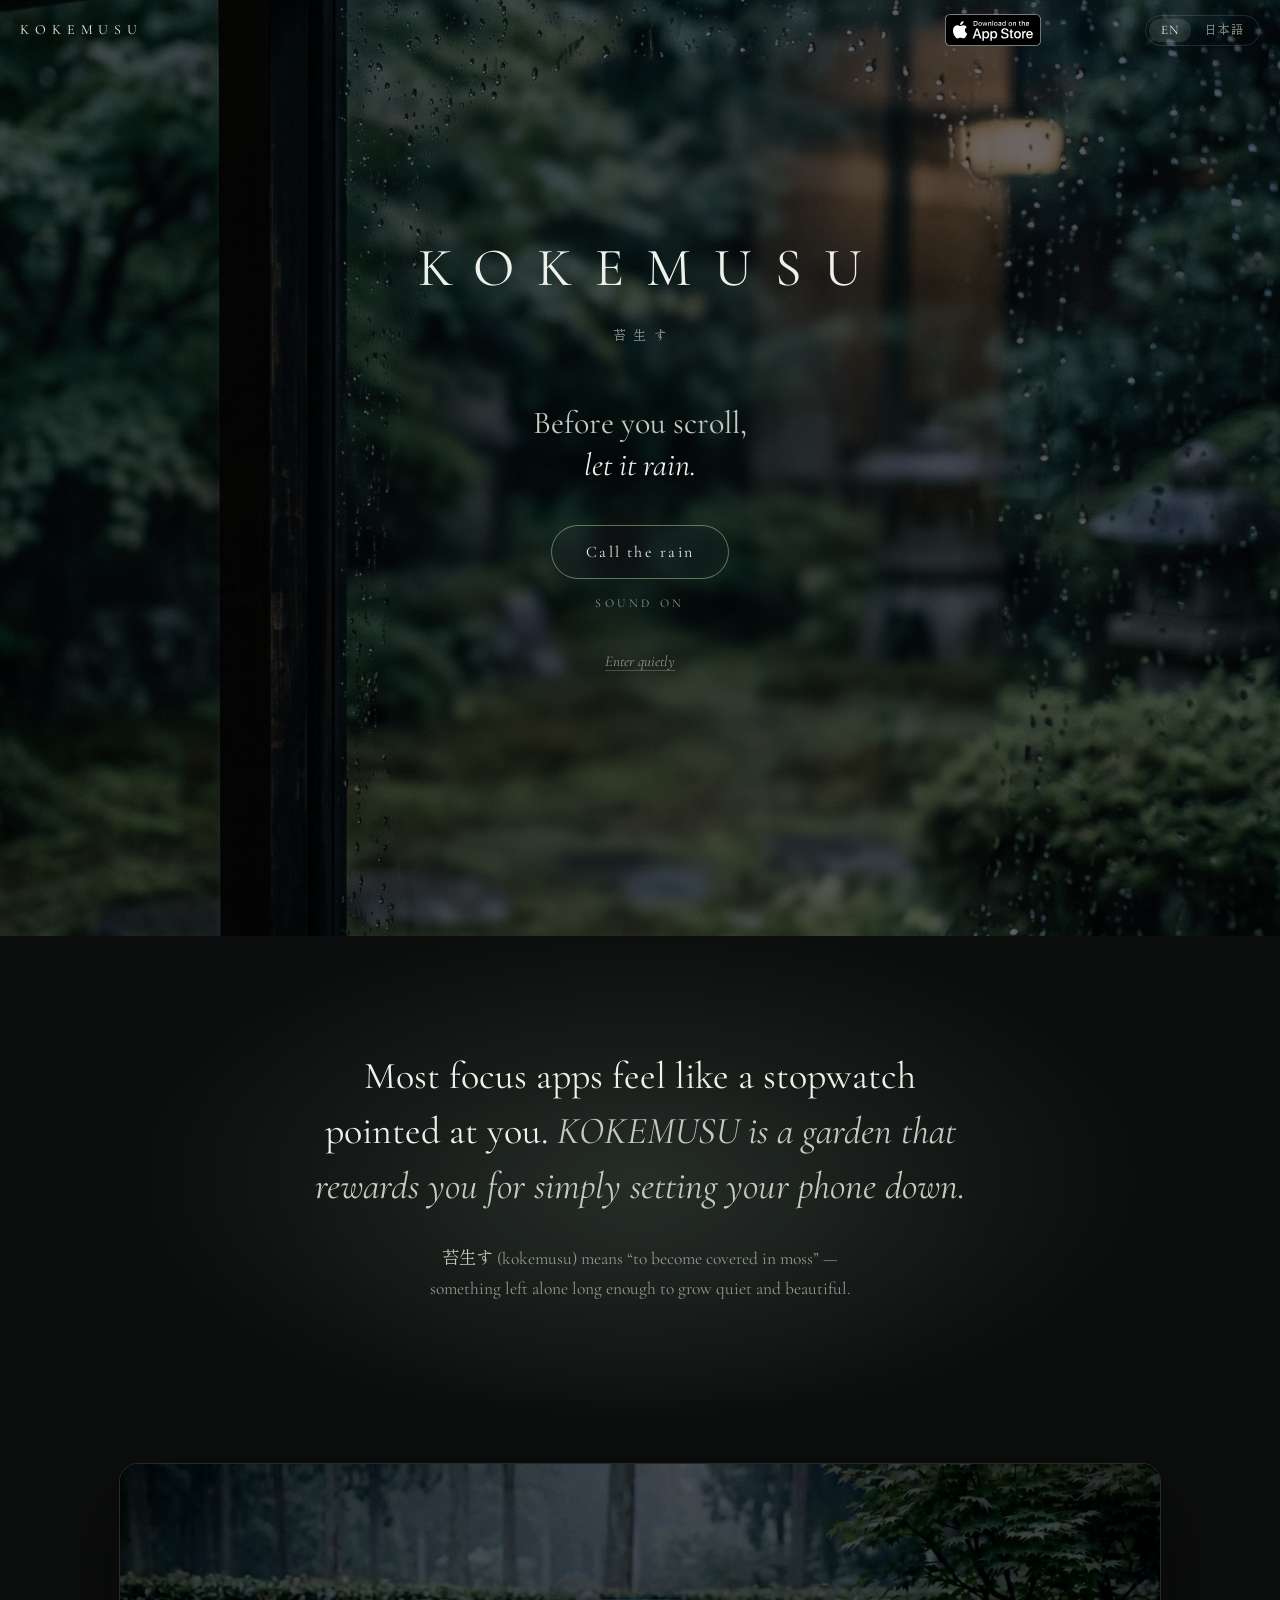
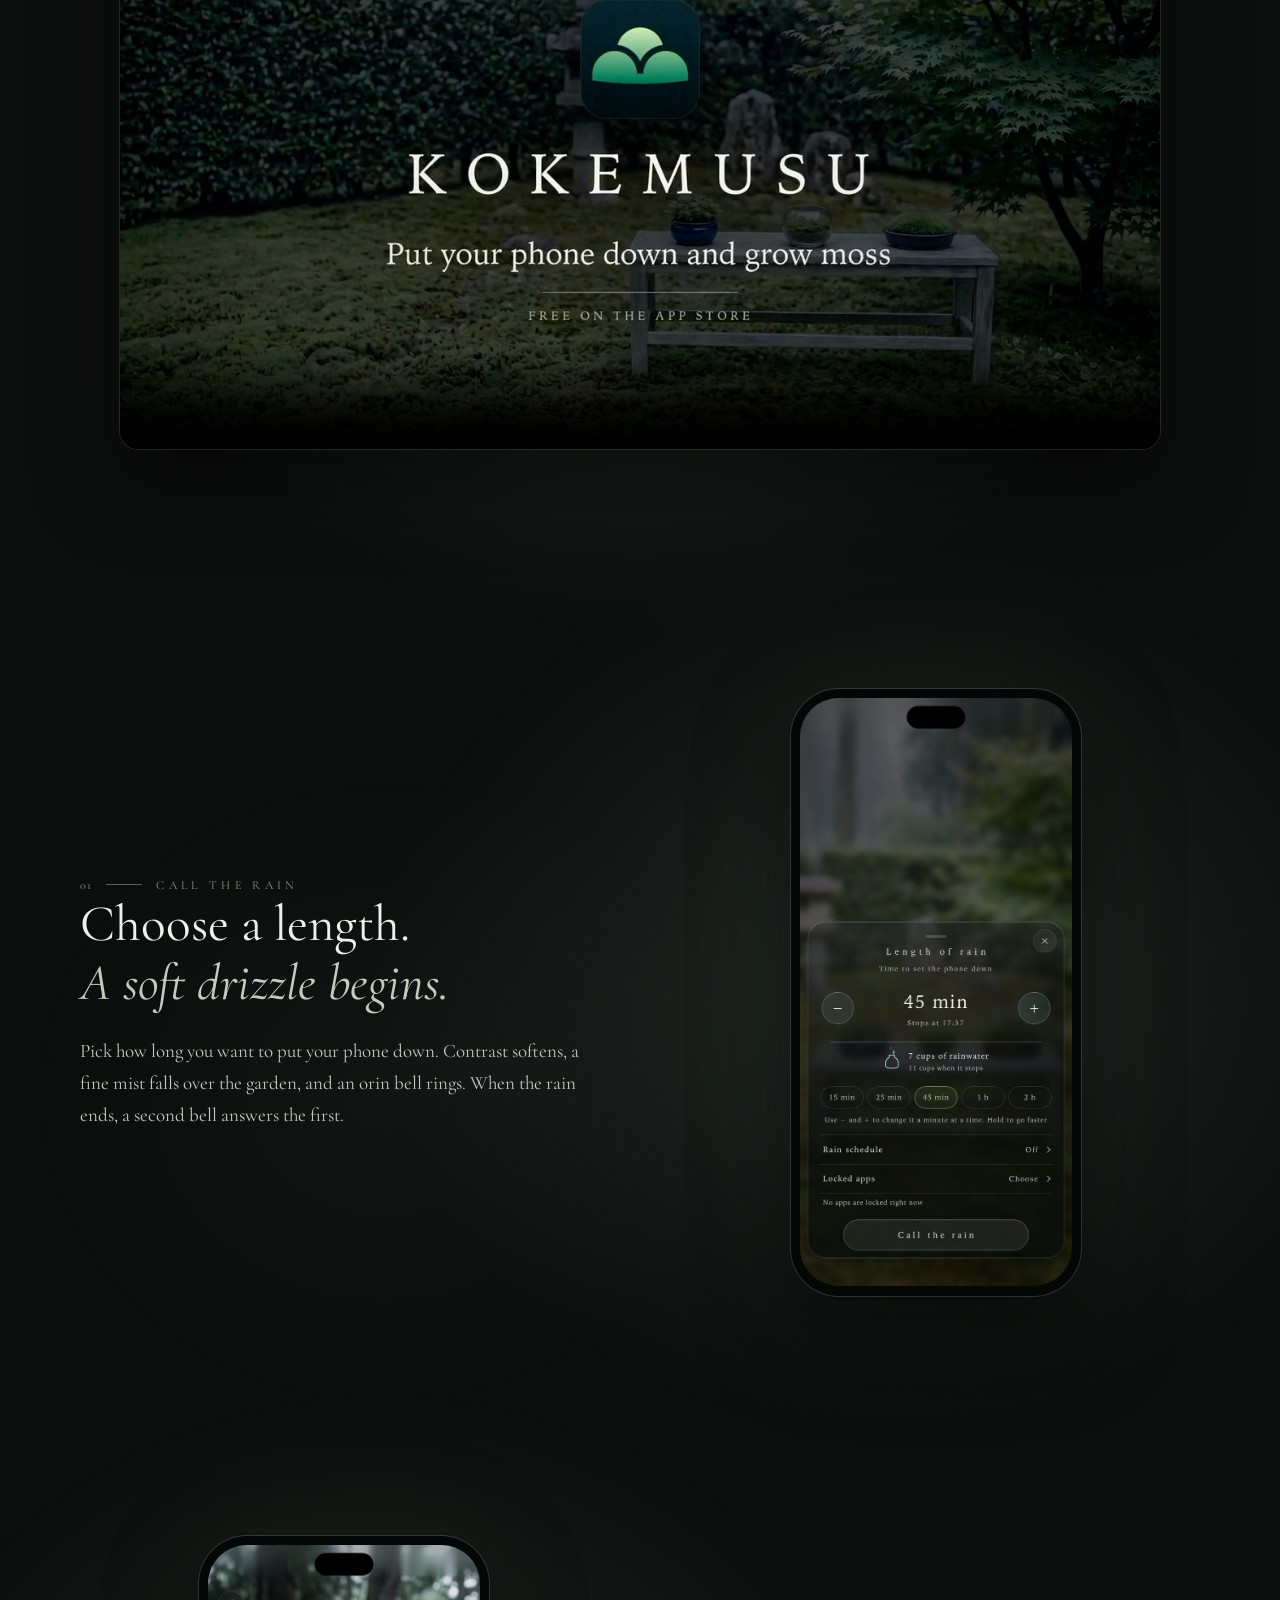
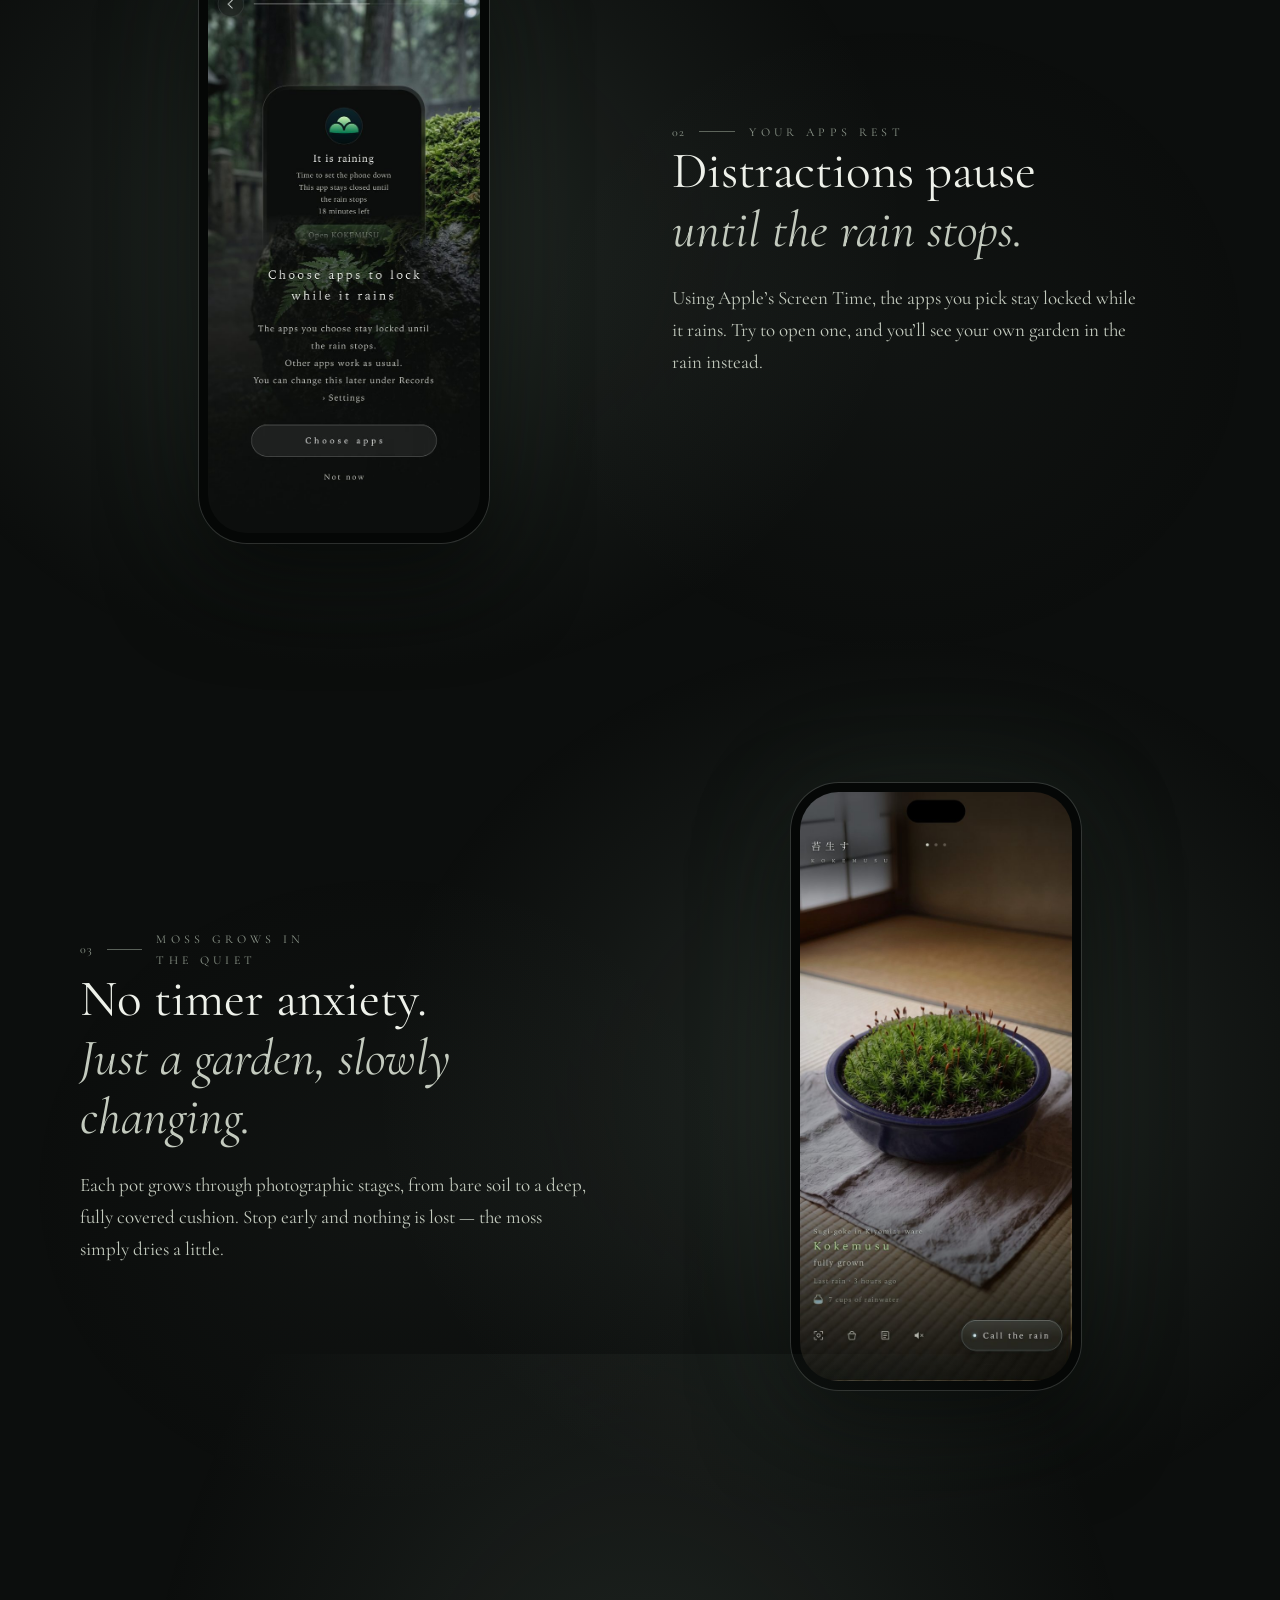
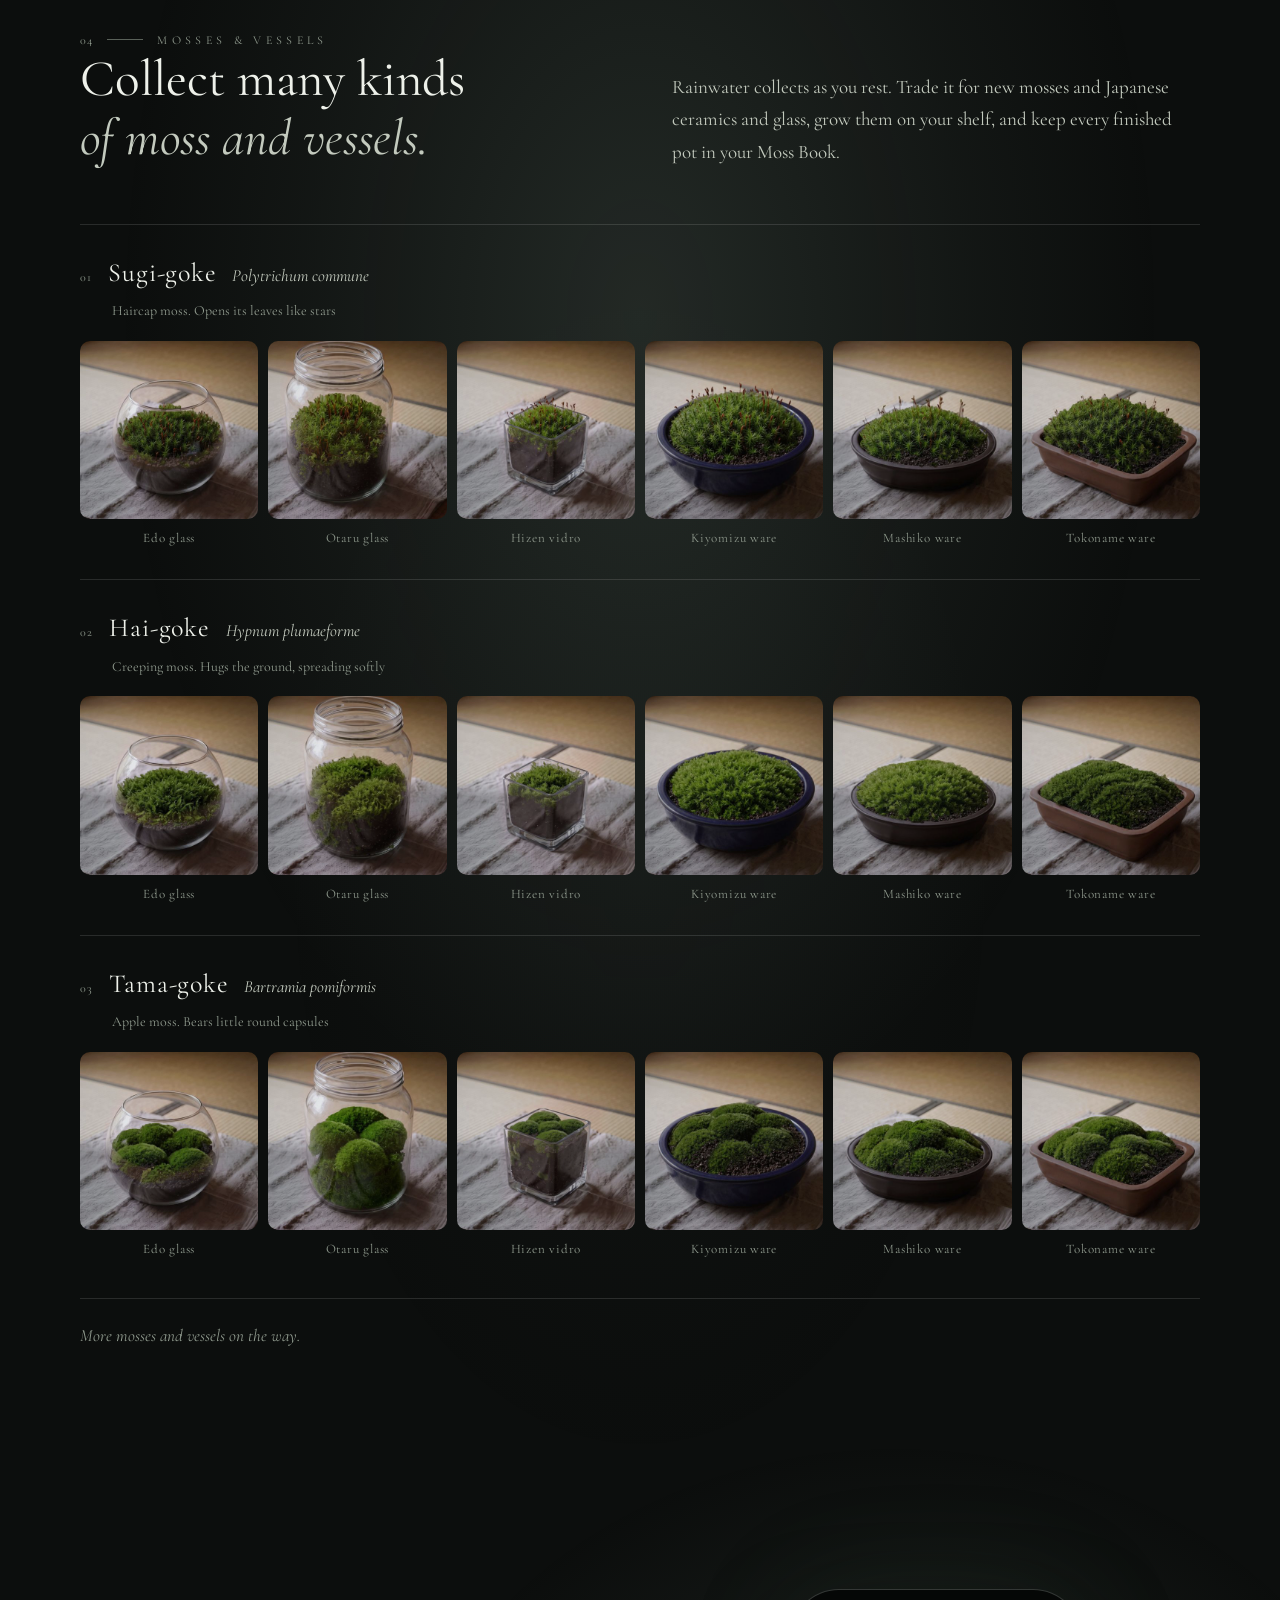
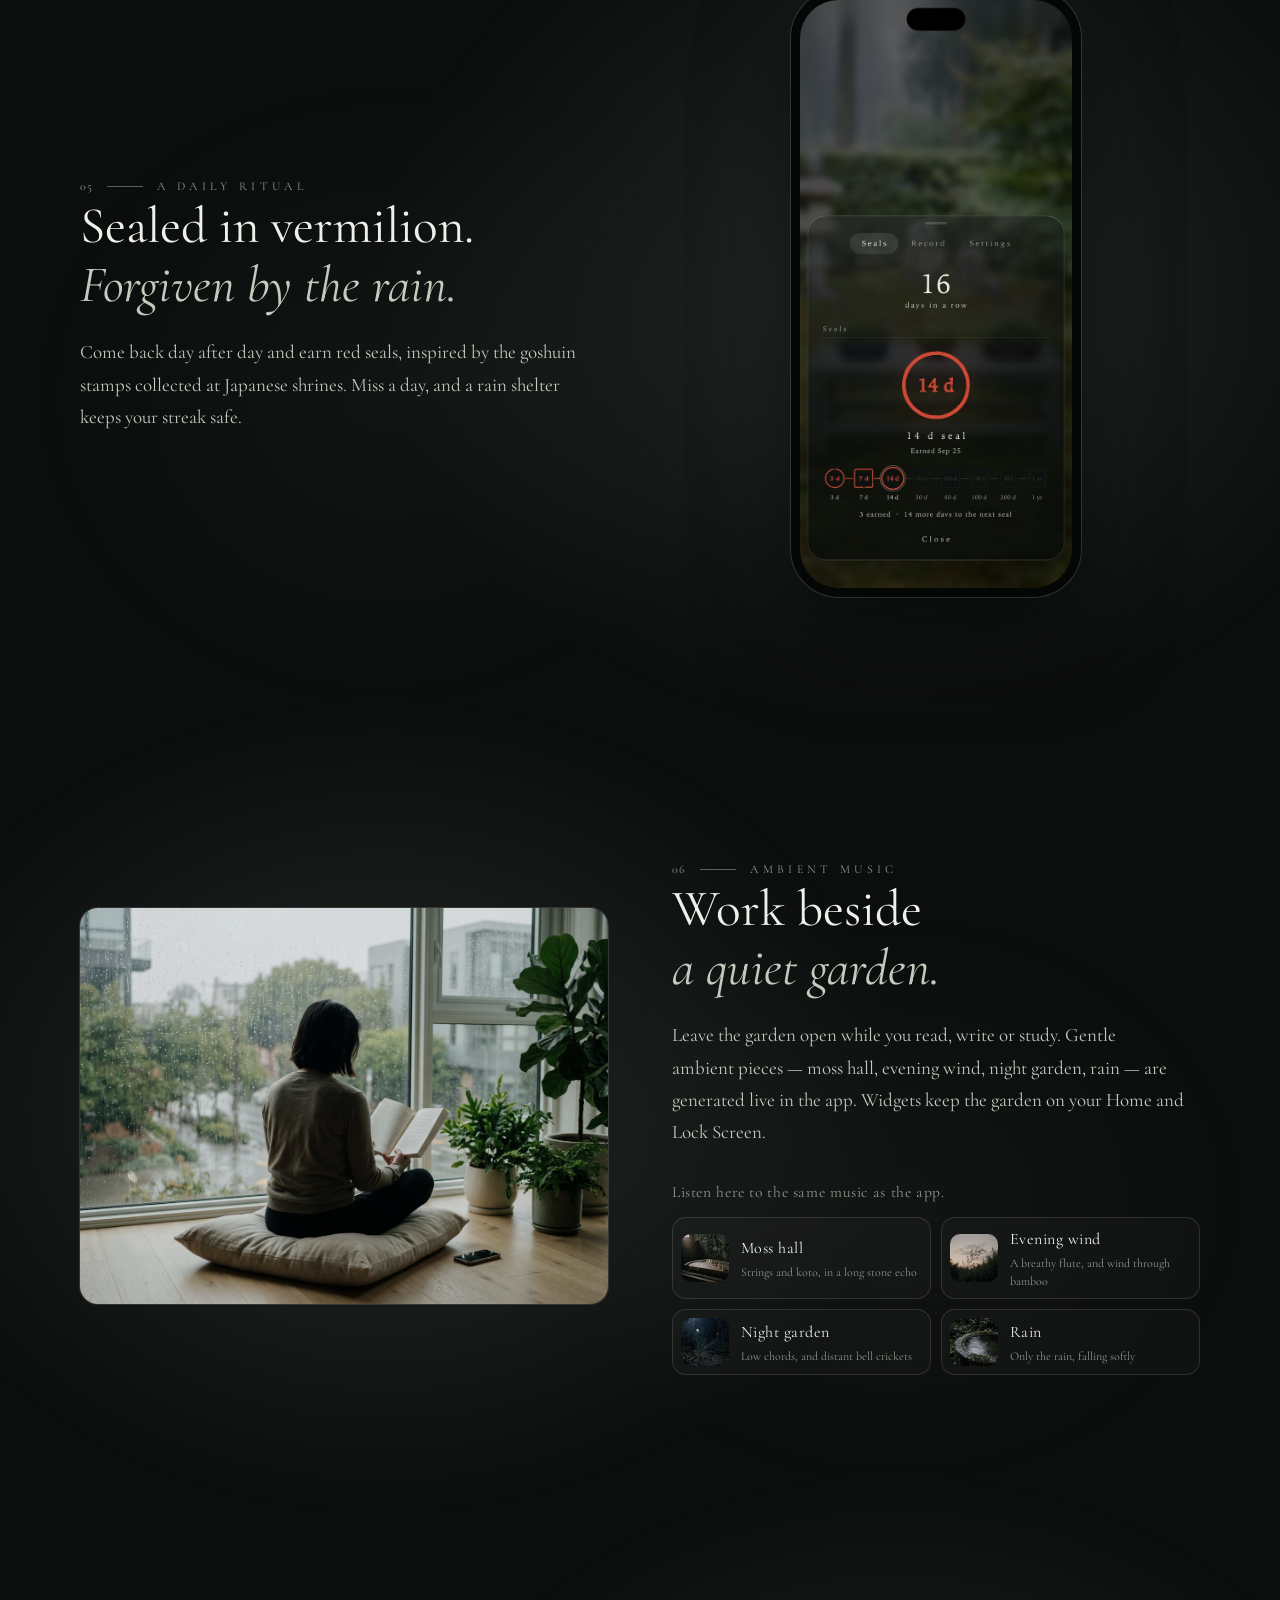
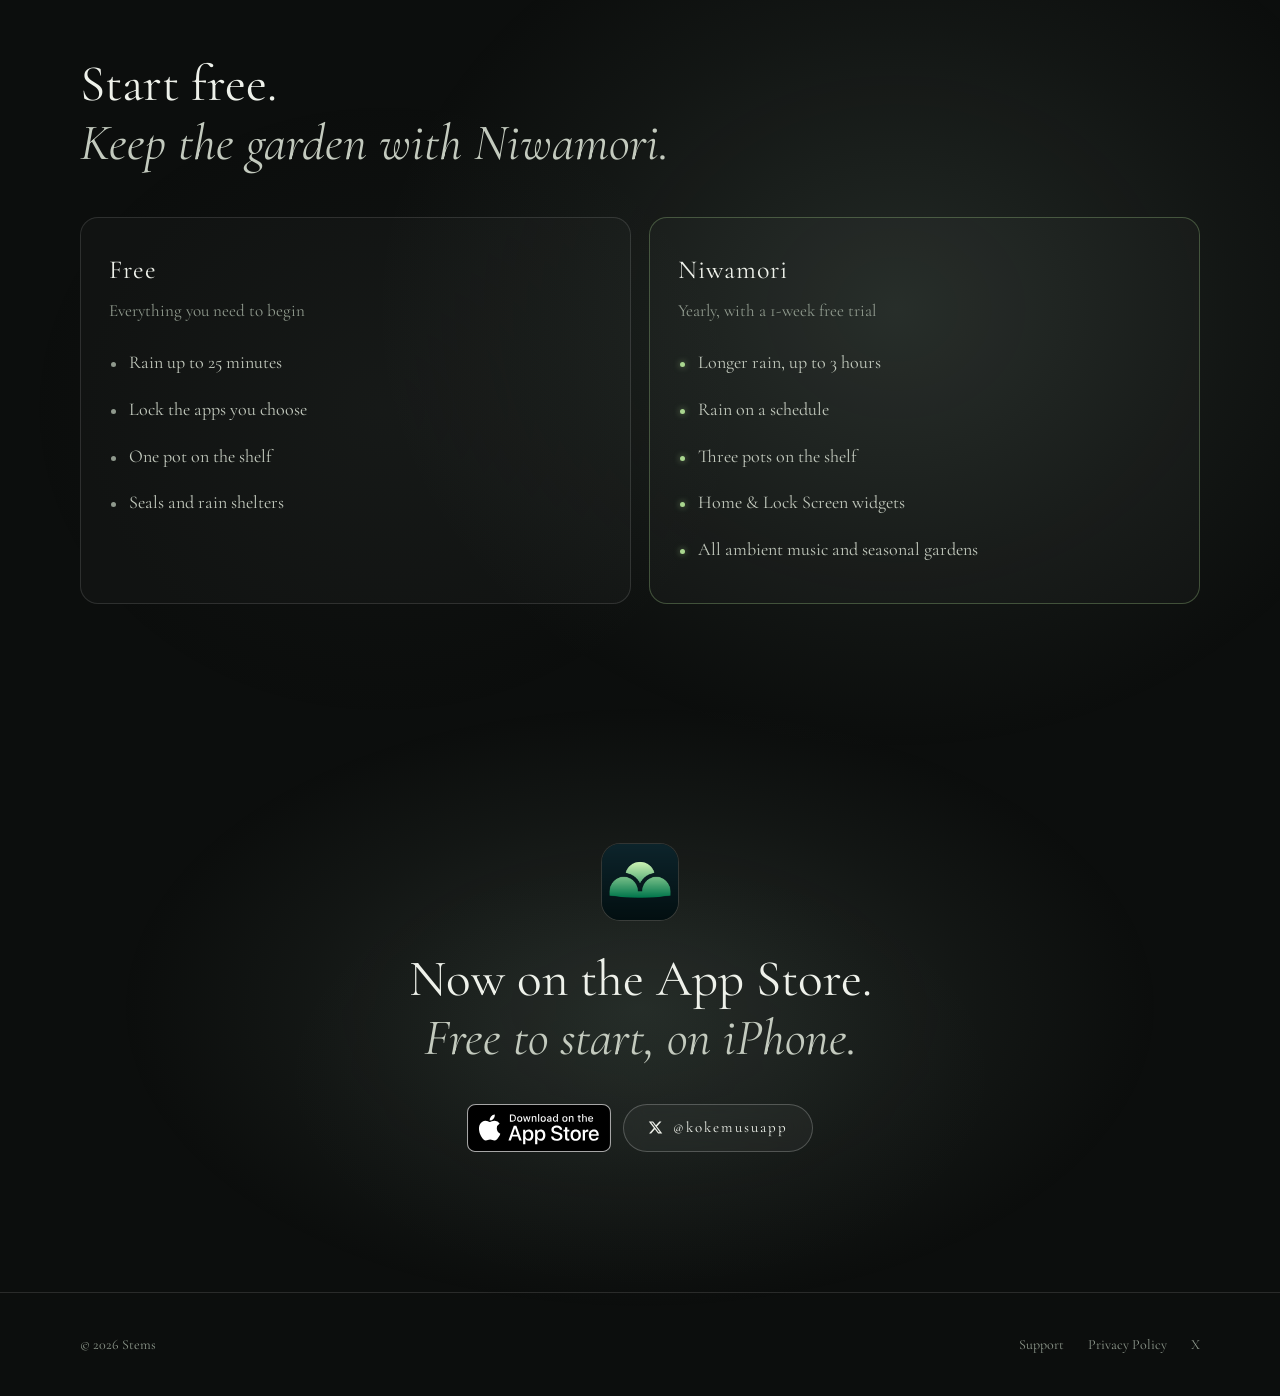
<file: index.html>
<!doctype html>
<html lang="en">
<head>
<meta charset="utf-8">
<meta name="viewport" content="width=device-width, initial-scale=1, viewport-fit=cover">
<title>KOKEMUSU — Put your phone down. Grow moss.</title>
<meta name="description" content="A quiet Japanese moss garden that grows only while your phone rests. Now on the App Store.">
<meta name="theme-color" content="#0c0e0d">
<meta property="og:type" content="website">
<meta property="og:site_name" content="KOKEMUSU">
<meta property="og:title" content="KOKEMUSU — Put your phone down. Grow moss.">
<meta property="og:description" content="A quiet Japanese moss garden that grows only while your phone rests. Now on the App Store.">
<meta property="og:url" content="https://wearestems.github.io/kokemusu-site/">
<meta property="og:image" content="https://wearestems.github.io/kokemusu-site/lp/og.jpg">
<meta name="twitter:card" content="summary_large_image">
<meta name="twitter:site" content="@kokemusuapp">
<meta name="twitter:image" content="https://wearestems.github.io/kokemusu-site/lp/og.jpg">
<link rel="icon" href="favicon.png">
<link rel="apple-touch-icon" href="apple-touch-icon.png">
<link rel="preconnect" href="https://fonts.googleapis.com">
<link rel="preconnect" href="https://fonts.gstatic.com" crossorigin>
<link href="https://fonts.googleapis.com/css2?family=Cormorant+Garamond:ital,wght@0,400;0,500;1,400&family=Shippori+Mincho:wght@400;500&display=swap" rel="stylesheet">
<style>
:root {
  --bg: #0c0e0d; --bg2: #101312; --ink: #eef1ea; --dim: #c3cabe; --faint: #8f998d;
  --moss: #a9d68f; --line: rgba(255, 255, 255, .12);
  --latin: "Cormorant Garamond", "Iowan Old Style", Georgia, serif;
  --mincho: "Shippori Mincho", "Hiragino Mincho ProN", "Yu Mincho", serif;
  --ease: cubic-bezier(.16, 1, .3, 1);
}
* { box-sizing: border-box; }
html { -webkit-text-size-adjust: 100%; scroll-behavior: smooth; }
body {
  margin: 0; background: var(--bg); color: var(--dim);
  font-family: var(--latin); font-size: 19px; line-height: 1.7;
  -webkit-font-smoothing: antialiased; overflow-x: hidden;
}
html[lang="ja"] body { font-family: var(--mincho); font-size: 15px; line-height: 2; word-break: auto-phrase; }
p, h2 { text-wrap: pretty; }
.statement p { text-wrap: balance; }
html[lang="ja"] .t-en, html[lang="en"] .t-ja { display: none !important; }
a { color: inherit; }
img, video { display: block; max-width: 100%; }

/* ── 上の帯 ── */
.bar {
  position: fixed; inset: 0 0 auto; z-index: 10;
  display: flex; justify-content: space-between; align-items: center;
  padding: calc(14px + env(safe-area-inset-top)) max(20px, env(safe-area-inset-right)) 14px max(20px, env(safe-area-inset-left));
  transition: background .6s var(--ease), backdrop-filter .6s var(--ease);
}
.bar.is-solid { background: rgba(12, 14, 13, .72); backdrop-filter: blur(14px); -webkit-backdrop-filter: blur(14px); }
.bar-name { font-family: var(--latin); font-size: 14px; letter-spacing: .42em; color: var(--ink); text-decoration: none; }
.bar-right { display: flex; align-items: center; gap: 10px; }
/* 上の帯の App Store。帯の部品と同じ高さで */
.bar-store { display: inline-flex; flex: none; transition: opacity .5s var(--ease), transform .6s var(--ease); }
.bar-store:hover { opacity: .85; }
.bar-store:active { transform: scale(.96); }
.bar-store img { height: 32px; width: auto; display: block; }
.snd {
  appearance: none; display: inline-flex; align-items: center; gap: 8px; height: 32px; padding: 0 13px 0 11px; cursor: pointer;
  border: 1px solid var(--line); border-radius: 999px; background: none; color: var(--faint);
  font: 13px/1 var(--latin); letter-spacing: .12em; transition: color .5s var(--ease), border-color .5s var(--ease);
}
html[lang="ja"] .snd { font-family: var(--mincho); font-size: 12px; }
.snd[aria-pressed="true"] { color: var(--ink); border-color: rgba(169, 214, 143, .4); }
.snd .bars { display: inline-flex; align-items: flex-end; gap: 2px; height: 11px; }
.snd .bars i { width: 2px; height: 3px; border-radius: 1px; background: currentColor; transition: height .6s var(--ease); }
.snd[aria-pressed="true"] .bars i { background: var(--moss); animation: eq 1.6s ease-in-out infinite; }
.snd[aria-pressed="true"] .bars i:nth-child(2) { animation-delay: -.5s; }
.snd[aria-pressed="true"] .bars i:nth-child(3) { animation-delay: -1s; }
.snd[hidden] { display: none; }
@keyframes eq { 0%, 100% { height: 3px; } 50% { height: 11px; } }
@media (max-width: 420px) { .bar { gap: 8px; } .snd-t { display: none; } .bar-store img { height: 30px; } .bar-right { gap: 6px; } .snd { padding: 0 10px 0 9px; gap: 6px; } .lang { flex: none; } .lang button { padding: 5px 8px; white-space: nowrap; } .bar-name { font-size: 13px; letter-spacing: .18em; } }
@media (max-width: 370px) { .bar { padding-left: 16px; padding-right: 16px; } .bar-name { font-size: 12px; letter-spacing: .12em; } .bar-store img { height: 28px; } .bar-right { gap: 5px; } .lang button { padding: 5px 7px; } }
.lang { display: flex; gap: 2px; padding: 3px; border: 1px solid var(--line); border-radius: 999px; }
.lang button {
  appearance: none; border: 0; background: none; color: var(--faint); cursor: pointer;
  padding: 5px 12px; border-radius: 999px; font: 13px/1 var(--latin); letter-spacing: .08em;
}
.lang button[data-l="ja"] { font-family: var(--mincho); font-size: 12px; }
.lang button[aria-pressed="true"] { background: rgba(255, 255, 255, .1); color: var(--ink); }

/* ── はじめの一面 ── */
.hero {
  position: relative; min-height: 100vh; min-height: 100svh;
  display: grid; grid-template-columns: 1.1fr .9fr; align-items: center; gap: 40px;
  padding: 110px max(24px, 6vw) 80px; overflow: hidden;
}
.hero-bg { position: absolute; inset: 0; z-index: -2; background: url(lp/hero.jpg) center / cover no-repeat; transform: scale(1.04); }
.hero-bg::after {
  content: ""; position: absolute; inset: 0;
  background:
    radial-gradient(ellipse at 70% 45%, rgba(12, 14, 13, .35), rgba(12, 14, 13, .85) 70%),
    linear-gradient(to bottom, rgba(12, 14, 13, .55), rgba(12, 14, 13, .2) 40%, var(--bg));
}
#mist { position: absolute; inset: 0; z-index: -1; width: 100%; height: 100%; pointer-events: none; }
.eyebrow { margin: 0 0 22px; font-family: var(--latin); font-size: 12px; letter-spacing: .38em; text-transform: uppercase; color: var(--faint); }
.eyebrow .dot { display: inline-block; width: 6px; height: 6px; margin-right: 12px; border-radius: 50%; background: var(--moss); box-shadow: 0 0 10px rgba(169, 214, 143, .7); vertical-align: 2px; animation: pulse 3.2s ease-in-out infinite; }
@keyframes pulse { 50% { opacity: .35; } }
.wordmark { margin: 0; font-family: var(--latin); font-weight: 400; font-size: clamp(40px, 5vw, 76px); line-height: 1; letter-spacing: .28em; color: var(--ink); margin-right: -.28em; }
.wordmark-ja { margin: 16px 0 0; font-family: var(--mincho); font-size: 15px; letter-spacing: .6em; color: var(--faint); }
.tagline { margin: 44px 0 0; font-family: var(--latin); font-weight: 400; font-size: clamp(28px, 3.2vw, 42px); line-height: 1.25; color: var(--ink); }
.tagline em { display: block; font-style: italic; color: var(--dim); }
html[lang="ja"] .tagline { font-family: var(--mincho); font-size: clamp(22px, 2.4vw, 30px); line-height: 1.7; letter-spacing: .08em; }
.lede { max-width: 30em; margin: 22px 0 0; color: var(--dim); }
.cta { display: flex; flex-wrap: wrap; gap: 12px; margin-top: 36px; }
.btn {
  display: inline-flex; align-items: center; gap: 10px; min-height: 48px; padding: 0 24px;
  border: 1px solid rgba(255, 255, 255, .22); border-radius: 999px; text-decoration: none;
  font-family: var(--latin); font-size: 15px; letter-spacing: .14em; color: var(--ink);
  background: rgba(255, 255, 255, .04); backdrop-filter: blur(10px); -webkit-backdrop-filter: blur(10px);
  transition: background .5s var(--ease), border-color .5s var(--ease), transform .6s var(--ease);
}
html[lang="ja"] .btn { font-family: var(--mincho); font-size: 13px; }
.btn:hover { background: rgba(255, 255, 255, .09); border-color: rgba(255, 255, 255, .36); }
.btn:active { transform: scale(.955); }
.btn svg { width: 15px; height: 15px; fill: currentColor; }
.btn.is-quiet { border-color: transparent; background: none; backdrop-filter: none; color: var(--dim); }
/* 明朝は字面が行の中心より少し下に座るので、ボタンの中の日本語だけ少し持ち上げる */
html[lang="ja"] :is(.btn, .chip, .pick-toggle, .pick-done, .snd, .snd-item, .snd-off) .t-ja { position: relative; top: -.06em; }
.lang button[data-l="ja"] { padding-top: 4px; padding-bottom: 6px; }

.phone {
  --pw: min(300px, 70vw);
  position: relative; width: var(--pw); justify-self: center; flex: none;
  border-radius: calc(var(--pw) * .165); padding: calc(var(--pw) * .032); background: #050706;
  box-shadow: 0 0 0 1px rgba(255, 255, 255, .14), 0 40px 90px rgba(0, 0, 0, .6), 0 0 120px rgba(90, 130, 100, .12);
}
.phone img { width: 100%; height: auto; aspect-ratio: 1179 / 2556; object-fit: cover; border-radius: calc(var(--pw) * .133); }

/* ── 本文 ── */
section { position: relative; isolation: isolate; padding: 120px max(24px, 6vw); }
/* 本文の背景：ぼんやりとしたスポットライト。絵や写真のある側を、少しだけ明るく */
section::before {
  content: ""; position: absolute; inset: -10% 0; z-index: -1; pointer-events: none;
  background:
    radial-gradient(ellipse 55% 60% at var(--sx, 70%) var(--sy, 50%), rgba(150, 178, 160, .17), rgba(150, 178, 160, .05) 48%, transparent 74%),
    radial-gradient(ellipse 40% 45% at calc(100% - var(--sx, 70%)) 60%, rgba(120, 140, 130, .05), transparent 70%);
}
section:has(.row.flip) { --sx: 30%; }
section:has(.statement), section.film, section.closing { --sx: 50%; }
section.film { --sy: 55%; }
section.kinds { --sx: 50%; --sy: 30%; }
.wrap { max-width: 1120px; margin: 0 auto; }
.statement { max-width: 820px; margin: 0 auto; text-align: center; }
.statement p.big { margin: 0; font-size: clamp(26px, 3vw, 38px); line-height: 1.45; color: var(--ink); }
.statement p.big em { color: var(--dim); }
html[lang="ja"] .statement p.big { font-size: clamp(19px, 2.2vw, 26px); line-height: 2; letter-spacing: .06em; }
.statement .note { margin: 28px auto 0; max-width: 34em; color: var(--faint); font-size: .92em; }
.statement .note i { font-family: var(--mincho); font-style: normal; color: var(--dim); }

.film { padding-top: 40px; }
.film-frame { max-width: 1040px; margin: 0 auto; border-radius: 18px; overflow: hidden; box-shadow: 0 0 0 1px var(--line), 0 30px 80px rgba(0, 0, 0, .5); background: #000; }
.film-frame video { width: 100%; aspect-ratio: 16 / 9; }

.label { display: flex; align-items: center; gap: 14px; margin: 0 0 20px; font-size: 12px; letter-spacing: .36em; text-transform: uppercase; color: var(--faint); font-family: var(--latin); }
.label::before { content: attr(data-n); letter-spacing: .1em; }
.label::after { content: ""; order: -1; display: none; }
.label span.rule { display: inline-block; width: 36px; height: 1px; background: var(--faint); opacity: .6; }
h2 { margin: 0; font-weight: 400; font-size: clamp(34px, 4vw, 52px); line-height: 1.15; color: var(--ink); }
h2 em { display: block; color: var(--dim); }
html[lang="ja"] h2 { font-size: clamp(24px, 2.8vw, 34px); line-height: 1.6; letter-spacing: .08em; }
html[lang="ja"] h2 em { font-style: normal; font-size: .62em; letter-spacing: .12em; color: var(--faint); margin-top: 6px; }
.feature p { max-width: 27em; margin: 22px 0 0; }
.feature ul { list-style: none; margin: 26px 0 0; padding: 0; max-width: 27em; }
.feature li { padding: 12px 0; border-top: 1px solid var(--line); color: var(--dim); font-size: .95em; }
.feature li:last-child { border-bottom: 1px solid var(--line); }

.row { display: grid; grid-template-columns: 1fr 1fr; align-items: center; gap: 64px; }
.row.flip > :first-child { order: 2; }
.row .phone { --pw: min(290px, 68vw); }

.photo { position: relative; border-radius: 18px; overflow: hidden; box-shadow: 0 0 0 1px var(--line); }
.photo img { width: 100%; height: auto; aspect-ratio: 4 / 3; object-fit: cover; filter: saturate(.85) brightness(.9); }

.plans { display: grid; grid-template-columns: 1fr 1fr; gap: 18px; margin-top: 44px; }
.plan { padding: 30px 28px; border: 1px solid var(--line); border-radius: 18px; background: rgba(255, 255, 255, .025); }
.plan h3 { margin: 0 0 4px; font-weight: 400; font-size: 26px; color: var(--ink); letter-spacing: .04em; }
html[lang="ja"] .plan h3 { font-size: 19px; letter-spacing: .12em; }
.plan .sub { margin: 0 0 14px; color: var(--faint); font-size: .9em; }
.plan ul { list-style: none; margin: 0; padding: 0; }
.plan li { padding: 8px 0 8px 20px; position: relative; font-size: .95em; }
.plan li::before { content: ""; position: absolute; left: 2px; top: 1.05em; top: calc(8px + .5lh - 2.5px); width: 5px; height: 5px; border-radius: 50%; background: var(--faint); }
html[lang="en"] .plan li::before { top: calc(8px + .5lh + .12em - 2.5px); }
.plan.is-nw { border-color: rgba(169, 214, 143, .3); }
.plan.is-nw li::before { background: var(--moss); box-shadow: 0 0 6px rgba(169, 214, 143, .6); }

.closing { text-align: center; padding-bottom: 140px; }
.closing .mark { width: 76px; height: 76px; margin: 0 auto 30px; border-radius: 18px; box-shadow: 0 0 0 1px var(--line); }
.closing .cta { justify-content: center; }

footer { padding: 40px max(24px, 6vw) calc(40px + env(safe-area-inset-bottom)); border-top: 1px solid var(--line); color: var(--faint); font-size: 14px; }
footer .wrap { display: flex; flex-wrap: wrap; gap: 14px 28px; justify-content: space-between; }
footer nav { display: flex; flex-wrap: wrap; gap: 8px 24px; }
footer a { text-decoration: none; }
footer a:hover { color: var(--ink); }

/* ── 入口の幕：「雨を呼ぶ」で霧雨が満ち、晴れると LP がはじまる ── */
html.gated { overflow: hidden; }
html.gated .snd-wrap { opacity: 0; pointer-events: none; }
.gate { position: fixed; inset: 0; z-index: 20; display: grid; place-items: center; background: var(--bg); transition: opacity 1.9s var(--ease), filter 1.9s var(--ease); }
.gate[hidden] { display: none; }
.gate.is-out { opacity: 0; filter: blur(10px); pointer-events: none; }
.gate-bg { position: absolute; inset: -4%; background: url(lp/hero.jpg) center / cover no-repeat; filter: brightness(.42) saturate(.85); transform: scale(1); transition: transform 9s cubic-bezier(.2, .6, .2, 1), filter 3s var(--ease); }
.gate.is-rain .gate-bg { transform: scale(1.06); filter: brightness(.36) saturate(.7) blur(1.5px); }
.gate-veil { position: absolute; inset: 0; opacity: 0; background: linear-gradient(to bottom, rgba(196, 208, 212, .22), rgba(180, 194, 198, .1) 70%, rgba(180, 194, 198, 0)); transition: opacity 2.4s var(--ease); }
.gate.is-rain .gate-veil { opacity: 1; }
.gate-said { position: absolute; left: 24px; right: 24px; top: 50%; margin: 0; transform: translateY(-40%); text-align: center; font-size: clamp(26px, 3vw, 36px); letter-spacing: .14em; color: var(--ink); opacity: 0; filter: blur(8px); transition: opacity 1.4s var(--ease) .7s, filter 1.4s var(--ease) .7s, transform 2.4s var(--ease) .7s; pointer-events: none; }
.gate-said small { display: block; margin-top: 10px; font-size: 14px; letter-spacing: .12em; color: var(--dim); }
html[lang="ja"] .gate-said { font-family: var(--mincho); font-size: clamp(20px, 2.4vw, 26px); }
html[lang="ja"] .gate-said small { font-size: 12px; }
.gate.is-rain .gate-said { opacity: 1; filter: none; transform: translateY(-50%); }
.gate.is-quiet .gate-said { display: none; }
.gate-rain { position: absolute; inset: 0; width: 100%; height: 100%; }
.gate-in { position: relative; text-align: center; padding: 0 24px; transition: opacity 1s var(--ease), transform 1.2s var(--ease), filter 1s var(--ease); }
.gate.is-rain .gate-in { opacity: 0; transform: translateY(-10px); filter: blur(6px); }
.gate-name { margin: 0; font-size: clamp(30px, 5vw, 54px); letter-spacing: .42em; margin-right: -.42em; color: var(--ink); }
.gate-ja { margin: 10px 0 0; font-family: var(--mincho); font-size: 13px; letter-spacing: .6em; margin-right: -.6em; color: var(--faint); }
.gate-line { margin: 56px 0 0; font-size: clamp(24px, 2.8vw, 32px); line-height: 1.3; color: var(--dim); }
.gate-line em { display: block; color: var(--ink); }
html[lang="ja"] .gate-line { font-family: var(--mincho); font-size: clamp(18px, 2vw, 22px); line-height: 1.9; letter-spacing: .1em; }
html[lang="ja"] .gate-line em { font-style: normal; }
.gate-call { margin-top: 40px; min-height: 54px; padding: 0 34px; font-size: 16px; border-color: rgba(169, 214, 143, .5); box-shadow: 0 0 40px rgba(169, 214, 143, .12); }
.gate-sub { margin: 14px 0 0; font-size: 12px; letter-spacing: .3em; text-transform: uppercase; color: var(--faint); }
html[lang="ja"] .gate-sub { letter-spacing: .2em; }
.gate-skip { appearance: none; margin-top: 30px; padding: 8px 12px; border: 0; background: none; cursor: pointer; color: var(--faint); font: italic 15px var(--latin); text-decoration: underline; text-decoration-color: rgba(143, 153, 141, .4); text-underline-offset: 4px; }
html[lang="ja"] .gate-skip { font: 12px var(--mincho); letter-spacing: .12em; }
/* 幕が上がるまで、はじめの一面の中身は出さない（上がったら順に浮かぶ） */
html.gated .hero .reveal.is-in { opacity: 0; transform: translateY(26px); filter: blur(6px); }
.bar { z-index: 30; }

/* ── はじめの一面の生きた鉢：アプリの一鉢を WebGL で。雨のあいだ、じっとしていると苔が育つ ── */
.hero { grid-template-columns: minmax(0, 1.05fr) minmax(0, .95fr); grid-template-areas: "copy stage"; }
.hero-copy { grid-area: copy; position: relative; }
.hero-stage { grid-area: stage; position: relative; isolation: isolate; justify-self: center; height: min(78svh, 720px); aspect-ratio: 4 / 5; max-width: 100%; border-radius: 22px; overflow: hidden; background: #0c0e0d; box-shadow: 0 0 0 1px var(--line), 0 40px 100px rgba(0, 0, 0, .55); }
.hero-stage canvas { position: absolute; inset: 0; width: 100%; height: 100%; display: block; }
.hero-stage.is-nogl::after { content: "WebGL is not available"; position: absolute; inset: 0; display: grid; place-items: center; color: var(--faint); font-size: 14px; }
.live { margin-top: 30px; max-width: 32em; }
.live-msg { position: relative; height: 1.7em; }
.live-msg p { position: absolute; left: 0; right: 0; top: 0; margin: 0; font-size: 17px; color: var(--ink); opacity: 0; transform: translateY(6px); filter: blur(4px); transition: opacity .9s var(--ease), transform .9s var(--ease), filter .9s var(--ease); white-space: nowrap; overflow: hidden; text-overflow: ellipsis; }
html[lang="ja"] .live-msg p { font-size: 14px; letter-spacing: .1em; }
.live-msg p.is-on { opacity: 1; transform: none; filter: none; }
.live-bar { position: relative; height: 1px; margin: 12px 0 20px; background: rgba(255, 255, 255, .14); }
.live-bar span { position: absolute; inset: 0; background: var(--moss); box-shadow: 0 0 8px rgba(169, 214, 143, .6); transform-origin: left; transform: scaleX(0); }
.x-link { display: inline-flex; align-items: center; gap: 8px; margin-left: auto; color: var(--faint); font-size: 14px; letter-spacing: .06em; text-decoration: none; transition: color .5s var(--ease); }
html[lang="ja"] .x-link { font-size: 12px; }
.x-link:hover { color: var(--ink); }
.x-link svg { width: 13px; height: 13px; fill: currentColor; }
.eyebrow-link { color: inherit; text-decoration: none; transition: color .5s var(--ease); }
.eyebrow-link:hover { color: var(--ink); }
.eyebrow-link .arr { display: inline-block; margin-left: 10px; letter-spacing: 0; transition: transform .5s var(--ease); }
.eyebrow-link:hover .arr { transform: translateX(3px); }
.store-badge { display: inline-flex; align-items: center; transition: opacity .5s var(--ease), transform .6s var(--ease); }
.store-badge:hover { opacity: .85; }
.store-badge:active { transform: scale(.96); }
.store-badge img { height: 48px; width: auto; display: block; }
.pick-toggle, .pick-done { display: none; }
.pick-row > p { margin: 16px 0 8px; font-size: 12px; letter-spacing: .3em; text-transform: uppercase; color: var(--faint); }
.try-act { display: flex; align-items: center; gap: 22px; margin-top: 30px; }
.try-call > span { display: none; }
.try-call[data-state="idle"] .s-idle, .try-call[data-state="raining"] .s-raining, .try-call[data-state="grown"] .s-grown { display: inline; }
.try-call[data-state="idle"] { border-color: rgba(169, 214, 143, .45); }
.try-pct { margin: 0 !important; color: var(--faint); font-size: 15px; letter-spacing: .08em; }
.try-pct b { font-weight: 400; color: var(--ink); font-variant-numeric: tabular-nums; }
.try-pick { margin-top: 22px; }
.try-pick > p { margin: 16px 0 8px !important; font-size: 12px; letter-spacing: .3em; text-transform: uppercase; color: var(--faint); }
.chips { display: flex; flex-wrap: wrap; gap: 8px; }
.chip { appearance: none; padding: 7px 14px; border: 1px solid var(--line); border-radius: 999px; background: none; color: var(--dim); cursor: pointer; font: 15px/1.2 var(--latin); letter-spacing: .03em; transition: border-color .5s var(--ease), color .5s var(--ease), background .5s var(--ease); }
html[lang="ja"] .chip { font-family: var(--mincho); font-size: 13px; letter-spacing: .1em; }
.chip:hover { color: var(--ink); }
.chip[aria-pressed="true"] { color: var(--ink); border-color: rgba(169, 214, 143, .45); background: rgba(169, 214, 143, .06); }
/* 雨のあいだは、まわりを静かに */
.bar { transition: opacity 1.2s var(--ease), background .6s var(--ease), backdrop-filter .6s var(--ease); }
body.is-raining .bar { opacity: .15; }
.hero-top, .try-pick, .x-link { transition: opacity 1.4s var(--ease); }
.hero.is-raining .hero-top, .hero.is-raining .try-pick, .hero.is-raining .x-link { opacity: .4; }
@media (max-width: 860px) {
  .hero { display: block; padding: 0; min-height: 0; }
  .hero-bg { display: none; }
  .hero-stage { position: absolute; inset: 0; justify-self: stretch; align-self: stretch; width: auto; height: auto; aspect-ratio: auto; max-width: none; border-radius: 0; box-shadow: none; z-index: -1; }
  .hero-stage::after { content: ""; position: absolute; inset: 0; pointer-events: none; background: linear-gradient(to bottom, rgba(10, 12, 11, .7), rgba(10, 12, 11, .2) 30%, rgba(10, 12, 11, 0) 40%, rgba(10, 12, 11, 0) 68%, rgba(10, 12, 11, .55) 80%, var(--bg)); }
  .hero-copy { display: flex; flex-direction: column; height: 100svh; min-height: 600px; padding: calc(84px + env(safe-area-inset-top)) 20px calc(24px + env(safe-area-inset-bottom)); }
  .hero-top .eyebrow { margin-bottom: 14px; }
  .hero-top .wordmark { font-size: 34px; }
  .hero-top .wordmark-ja { margin-top: 10px; font-size: 12px; }
  .hero-top .lede { display: none; }
  .tagline { margin-top: 18px; font-size: 24px; }
  html[lang="ja"] .tagline { font-size: 18px; line-height: 1.75; }
  .live { position: relative; margin-top: auto; }
  .live-bar { margin: 10px 0 16px; }
  .try-act { gap: 14px; flex-wrap: nowrap; }
  .try-call, .try-pct, .pick-toggle { white-space: nowrap; }
  .try-call { padding: 0 20px; }
  .x-link { display: none; }
  .pick-toggle {
    display: inline-flex; align-items: center; gap: 8px; margin-left: auto; padding: 8px 6px 8px 10px; border: 0; background: none; cursor: pointer;
    color: var(--dim); font: 15px var(--latin); letter-spacing: .06em;
  }
  html[lang="ja"] .pick-toggle { font: 13px var(--mincho); letter-spacing: .14em; }
  .pick-toggle::after { content: ""; width: 6px; height: 6px; border-right: 1px solid currentColor; border-top: 1px solid currentColor; transform: rotate(-45deg) translateY(2px); transition: transform .5s var(--ease); }
  .hero.pick-open .pick-toggle::after { transform: rotate(135deg) translateY(2px); }
  /* 苔と器の選び：開くと、下の操作（雨の一言・線・ボタン）と同じ場所で入れ替わる。鉢と部屋は動かさない */
  .live-msg, .live-bar, .try-act { transition: opacity .5s var(--ease), transform .6s var(--ease), visibility 0s linear 0s; }
  .hero.pick-open .live-msg, .hero.pick-open .live-bar, .hero.pick-open .try-act { opacity: 0; transform: translateY(6px); visibility: hidden; transition: opacity .4s var(--ease), transform .5s var(--ease), visibility 0s linear .5s; }
  .try-pick {
    position: absolute; left: 0; right: 0; bottom: 0; margin: 0;
    opacity: 0; visibility: hidden; transform: translateY(10px); pointer-events: none;
    transition: opacity .5s var(--ease), transform .6s var(--ease), visibility 0s linear .6s;
  }
  .hero.pick-open .try-pick, .hero.is-raining.pick-open .try-pick { opacity: 1; visibility: visible; transform: none; pointer-events: auto; transition-delay: .12s, .12s, 0s; }
  .pick-row { display: flex; align-items: center; gap: 10px; }
  .pick-row + .pick-row { margin-top: 10px; }
  .pick-row > p { flex: none; width: 5.4em; margin: 0 !important; font-size: 10px; letter-spacing: .16em; color: var(--faint); }
  html[lang="ja"] .pick-row > p { width: 1.8em; font-size: 11px; }
  .pick-row .chips { flex: 1; min-width: 0; flex-wrap: nowrap; overflow-x: auto; scrollbar-width: none; margin-right: -20px; padding-right: 20px; -webkit-mask-image: linear-gradient(to right, #000 85%, transparent); mask-image: linear-gradient(to right, #000 85%, transparent); }
  .pick-row .chips::-webkit-scrollbar { display: none; }
  .pick-row .chip { flex: none; }
  .pick-done { display: inline-flex; flex: none; padding: 7px 14px; border: 1px solid rgba(169, 214, 143, .45); border-radius: 999px; background: none; color: var(--ink); cursor: pointer; font: 14px var(--latin); letter-spacing: .06em; }
  html[lang="ja"] .pick-done { font: 13px var(--mincho); letter-spacing: .12em; }
  .pick-row:first-child .chips { -webkit-mask-image: none; mask-image: none; margin-right: 0; padding-right: 0; }
  .pick-row:last-child .chips { margin-right: 0; padding-right: 0; }
  .pick-row .chip { padding: 6px 12px; }
}

/* ── 04 苔と器：写真の標本帳。苔ごとに一段、六つの器を並べる（狭い画面では横にすべらせる） ── */
.kinds-head { display: grid; grid-template-columns: 1fr 1fr; gap: 20px 64px; align-items: end; margin-bottom: 56px; }
.kinds-head p { margin: 0; }
.plate { padding: 26px 0 30px; border-top: 1px solid var(--line); }
.plate-h { display: flex; flex-wrap: wrap; align-items: baseline; gap: 4px 16px; margin-bottom: 18px; }
.plate-n { font-size: 12px; letter-spacing: .1em; color: var(--faint); }
.plate-h b { font-weight: 400; font-size: 26px; color: var(--ink); letter-spacing: .03em; }
html[lang="ja"] .plate-h b { font-size: 19px; letter-spacing: .14em; }
.plate-h i { font-size: 17px; color: var(--dim); }
.plate-h small { flex-basis: 100%; font-size: 14px; color: var(--faint); padding-left: 32px; }
.strip { display: grid; grid-template-columns: repeat(6, 1fr); gap: 10px; }
.strip figure { margin: 0; }
.strip img { width: 100%; height: auto; aspect-ratio: 1; object-fit: cover; border-radius: 10px; filter: brightness(.92) saturate(.92); transition: filter .8s var(--ease), transform .8s var(--ease); }
.strip figure:hover img { filter: none; transform: scale(1.015); }
.strip figcaption { margin-top: 8px; font-size: 13px; letter-spacing: .06em; color: var(--faint); text-align: center; }
html[lang="ja"] .strip figcaption { font-size: 11px; letter-spacing: .12em; }
.kinds .more { max-width: none; margin: 8px 0 0; padding-top: 22px; border-top: 1px solid var(--line); color: var(--faint); font-size: .9em; font-style: italic; }
html[lang="ja"] .kinds .more { font-style: normal; }
@media (max-width: 860px) {
  .kinds-head { grid-template-columns: 1fr; margin-bottom: 36px; }
  .strip { display: flex; gap: 10px; overflow-x: auto; scroll-snap-type: x mandatory; margin: 0 -20px; padding: 0 20px 6px; scrollbar-width: none; }
  .strip::-webkit-scrollbar { display: none; }
  .strip figure { flex: none; width: 42vw; scroll-snap-align: start; scroll-margin-left: 20px; }
  .plate-h small { padding-left: 0; }
}

/* ── 帯の音のボタンから開く小さな板：曲を選ぶ・止める ── */
.snd-wrap { position: relative; }
.snd-menu {
  position: absolute; top: calc(100% + 10px); right: 0; width: 220px; padding: 8px;
  border: 1px solid var(--line); border-radius: 16px; background: rgba(16, 19, 18, .82);
  backdrop-filter: blur(18px); -webkit-backdrop-filter: blur(18px); box-shadow: 0 20px 50px rgba(0, 0, 0, .5);
  transform-origin: top right; animation: menuIn .5s var(--ease);
}
.snd-menu[hidden] { display: none; }
@keyframes menuIn { from { opacity: 0; transform: translateY(-6px) scale(.97); filter: blur(4px); } }
.snd-menu-h { margin: 4px 8px 6px; font-size: 11px; letter-spacing: .28em; text-transform: uppercase; color: var(--faint); }
html[lang="ja"] .snd-menu-h { letter-spacing: .2em; }
.snd-item, .snd-off {
  appearance: none; display: flex; align-items: center; gap: 12px; width: 100%; padding: 7px 8px; cursor: pointer; text-align: left;
  border: 0; border-radius: 10px; background: none; color: var(--dim); font: 15px/1.2 var(--latin); letter-spacing: .03em;
}
html[lang="ja"] .snd-item, html[lang="ja"] .snd-off { font-family: var(--mincho); font-size: 13px; letter-spacing: .1em; }
.snd-item:hover, .snd-off:hover { background: rgba(255, 255, 255, .06); color: var(--ink); }
.snd-item img { width: 30px; height: 30px; border-radius: 7px; object-fit: cover; filter: saturate(.8) brightness(.85); }
.snd-item[aria-pressed="true"] { color: var(--ink); }
.snd-item[aria-pressed="true"]::after { content: ""; margin-left: auto; width: 6px; height: 6px; border-radius: 50%; background: var(--moss); box-shadow: 0 0 8px rgba(169, 214, 143, .7); }
.snd-off { margin-top: 4px; padding: 10px 8px; border-top: 1px solid var(--line); border-radius: 0 0 10px 10px; color: var(--faint); font-size: 13px; }
.snd-off[hidden] { display: none; }

/* ── 曲の選び：押すとその曲が流れる。流れている曲は苔色の点と縁 ── */
.pieces-h { margin: 30px 0 12px !important; font-size: .82em; color: var(--faint); letter-spacing: .04em; }
.pieces { display: grid; grid-template-columns: 1fr 1fr; gap: 10px; max-width: 30em; }
.piece {
  appearance: none; display: flex; align-items: center; gap: 12px; padding: 8px 12px 8px 8px; cursor: pointer; text-align: left;
  border: 1px solid var(--line); border-radius: 14px; background: rgba(255, 255, 255, .025); color: var(--dim); font: inherit;
  transition: border-color .5s var(--ease), background .5s var(--ease), transform .6s var(--ease);
}
.piece:hover { background: rgba(255, 255, 255, .05); }
.piece:active { transform: scale(.97); }
.piece img { width: 48px; height: 48px; flex: none; border-radius: 10px; object-fit: cover; filter: saturate(.8) brightness(.85); }
.piece b { display: block; font-weight: 400; font-size: 16px; color: var(--ink); letter-spacing: .03em; }
html[lang="ja"] .piece b { font-size: 14px; letter-spacing: .1em; }
.piece small { display: block; margin-top: 2px; font-size: 12px; line-height: 1.45; color: var(--faint); }
html[lang="ja"] .piece small { font-size: 11px; }
.piece[aria-pressed="true"] { border-color: rgba(169, 214, 143, .45); background: rgba(169, 214, 143, .06); }
.piece[aria-pressed="true"] b::after { content: ""; display: inline-block; width: 6px; height: 6px; margin-left: 8px; border-radius: 50%; background: var(--moss); box-shadow: 0 0 8px rgba(169, 214, 143, .7); vertical-align: 2px; animation: pulse 2.4s ease-in-out infinite; }
@media (max-width: 420px) { .pieces { grid-template-columns: 1fr; } }

/* ── 浮かび上がり：速く出て長く減速、ぼけを解きながら ── */
.reveal { opacity: 0; transform: translateY(26px); filter: blur(6px); transition: opacity 1.1s var(--ease), transform 1.1s var(--ease), filter 1.1s var(--ease); }
.reveal.is-in { opacity: 1; transform: none; filter: none; }
.reveal.d1 { transition-delay: .08s; } .reveal.d2 { transition-delay: .16s; } .reveal.d3 { transition-delay: .24s; }
@media (prefers-reduced-motion: reduce) {
  .reveal { opacity: 1; transform: none; filter: none; transition: none; }
  .eyebrow .dot { animation: none; }
  html { scroll-behavior: auto; }
}

@media (max-width: 860px) {
  body { font-size: 18px; }
  section { padding: 88px 20px; }
  .row { grid-template-columns: 1fr; gap: 48px; }
  .row.flip > :first-child { order: 0; }
  .plans { grid-template-columns: 1fr; }
  .wordmark { letter-spacing: .2em; margin-right: -.2em; }
}
</style>
</head>
<body>

<header class="bar" id="bar">
  <a class="bar-name" href="#top">KOKEMUSU</a>
  <div class="bar-right">
  <a class="bar-store" href="https://apps.apple.com/app/kokemusu/id6816366525" target="_blank" rel="noopener"><img class="t-en" src="lp/appstore-en.svg" alt="Download on the App Store" width="96" height="32"><img class="t-ja" src="lp/appstore-ja.svg" alt="App Store からダウンロード" width="87" height="32"></a>
  <div class="snd-wrap">
  <button type="button" class="snd" id="snd" aria-pressed="false" aria-haspopup="true" aria-expanded="false" aria-controls="sndMenu" aria-label="Sound">
    <span class="bars" aria-hidden="true"><i></i><i></i><i></i></span>
    <span class="snd-t" id="sndT"><span class="t-en">Sound</span><span class="t-ja">音</span></span>
  </button>
  <div class="snd-menu" id="sndMenu" hidden>
    <p class="snd-menu-h"><span class="t-en">Ambient music</span><span class="t-ja">庭の音楽</span></p>
    <button type="button" class="snd-item" data-piece="hall" aria-pressed="false"><img src="lp/music-hall.jpg" alt="" width="96" height="96"><span class="t-en">Moss hall</span><span class="t-ja">苔の堂</span></button>
    <button type="button" class="snd-item" data-piece="dusk" aria-pressed="false"><img src="lp/music-dusk.jpg" alt="" width="96" height="96"><span class="t-en">Evening wind</span><span class="t-ja">夕風</span></button>
    <button type="button" class="snd-item" data-piece="night" aria-pressed="false"><img src="lp/music-night.jpg" alt="" width="96" height="96"><span class="t-en">Night garden</span><span class="t-ja">夜の庭</span></button>
    <button type="button" class="snd-item" data-piece="rain" aria-pressed="false"><img src="lp/music-rain.jpg" alt="" width="96" height="96"><span class="t-en">Rain</span><span class="t-ja">雨音</span></button>
    <button type="button" class="snd-off" id="sndOff" hidden><span class="t-en">Turn sound off</span><span class="t-ja">音を止める</span></button>
  </div>
  </div>
  <div class="lang" role="group" aria-label="Language">
    <button type="button" data-l="en" aria-pressed="true">EN</button>
    <button type="button" data-l="ja" aria-pressed="false">日本語</button>
  </div>
  </div>
</header>

<div class="gate" id="gate" hidden>
  <div class="gate-bg" aria-hidden="true"></div>
  <div class="gate-veil" aria-hidden="true"></div>
  <canvas class="gate-rain" aria-hidden="true"></canvas>
  <p class="gate-said" aria-live="polite"><span class="t-en">The rain has begun<small>Set the phone down and take a breath</small></span><span class="t-ja">雨が降りはじめました<small>スマホを置いて、ひと息つきましょう</small></span></p>
  <div class="gate-in">
    <p class="gate-name">KOKEMUSU</p>
    <p class="gate-ja">苔生す</p>
    <p class="gate-line"><span class="t-en">Before you scroll,<em>let it rain.</em></span><span class="t-ja">スクロールする前に<em>雨を呼んでみませんか</em></span></p>
    <button type="button" class="btn gate-call" id="gateCall"><span class="t-en">Call the rain</span><span class="t-ja">雨を呼ぶ</span></button>
    <p class="gate-sub"><span class="t-en">Sound on</span><span class="t-ja">音が出ます</span></p>
    <button type="button" class="gate-skip" id="gateSkip"><span class="t-en">Enter quietly</span><span class="t-ja">音なしで入る</span></button>
  </div>
</div>

<main id="top">
  <div class="hero" id="hero">
    <div class="hero-bg" aria-hidden="true"></div>
    <canvas id="mist" aria-hidden="true"></canvas>
    <div class="hero-stage reveal d2" id="tryStage">
      <canvas class="try-gl" aria-hidden="true"></canvas>
      <canvas class="try-rain" aria-hidden="true"></canvas>
    </div>
    <div class="hero-copy">
      <div class="hero-top">
        <p class="eyebrow reveal"><a class="eyebrow-link" href="https://apps.apple.com/app/kokemusu/id6816366525" target="_blank" rel="noopener"><span class="dot"></span><span class="t-en">Now on the App Store</span><span class="t-ja">App Store で配信中</span><span class="arr" aria-hidden="true">→</span></a></p>
        <h1 class="wordmark reveal d1">KOKEMUSU</h1>
        <p class="wordmark-ja reveal d1">苔生す</p>
        <p class="tagline reveal d2">
          <span class="t-en">Put your phone down.<em>Grow moss.</em></span>
          <span class="t-ja">スマホを置き、<br>苔を育てよう</span>
        </p>
        <p class="lede reveal d3">
          <span class="t-en">A quiet Japanese moss garden that grows only while your phone rests. Here, you can watch it grow in the rain.</span>
          <span class="t-ja">スマートフォンを置いているあいだだけ育つ、静かな苔の庭。ここでは、雨の中で育つ様子を見られます。</span>
        </p>
      </div>
      <div class="live reveal d3">
        <div class="live-msg" aria-live="polite">
          <p data-msg="idle" class="is-on"><span class="t-en">Call the rain, and the moss begins to grow.</span><span class="t-ja">雨を呼ぶと、苔が育ちはじめます</span></p>
          <p data-msg="still"><span class="t-en">It is raining. The moss is growing.</span><span class="t-ja">雨が降っています。苔が育っています</span></p>
          <p data-msg="paused"><span class="t-en">The rain has stopped.</span><span class="t-ja">雨が上がりました</span></p>
          <p data-msg="grown"><span class="t-en">Fully grown. In the app, it takes many quiet rains.</span><span class="t-ja">育ちきりました。アプリでは、いくつもの静かな雨をかけて育ちます</span></p>
        </div>
        <div class="live-bar" aria-hidden="true"><span id="tryBar"></span></div>
        <div class="try-act">
          <button type="button" class="btn try-call" id="tryCall" data-state="idle">
            <span class="s-idle"><span class="t-en">Call the rain</span><span class="t-ja">雨を呼ぶ</span></span>
            <span class="s-raining"><span class="t-en">Stop the rain</span><span class="t-ja">雨を止める</span></span>
            <span class="s-grown"><span class="t-en">Start again</span><span class="t-ja">もう一度</span></span>
          </button>
          <p class="try-pct"><span class="t-en">Moss</span><span class="t-ja">苔</span> <b id="tryPct">0</b>%</p>
          <button type="button" class="pick-toggle" id="pickToggle" aria-expanded="false" aria-controls="tryPick"><span class="t-en">Moss &amp; vessel</span><span class="t-ja">苔と器</span></button>
          <a class="x-link" href="https://apps.apple.com/app/kokemusu/id6816366525" target="_blank" rel="noopener"><span class="t-en">Get the app</span><span class="t-ja">アプリを入手</span><span aria-hidden="true">→</span></a>
        </div>
        <div class="try-pick" id="tryPick">
          <div class="pick-row"><p><span class="t-en">Moss</span><span class="t-ja">苔</span></p><div class="chips"><button type="button" class="chip" data-species="sugigoke" aria-pressed="true"><span class="t-en">Sugi-goke</span><span class="t-ja">スギゴケ</span></button><button type="button" class="chip" data-species="hainegoke" aria-pressed="false"><span class="t-en">Hai-goke</span><span class="t-ja">ハイゴケ</span></button><button type="button" class="chip" data-species="tamagoke" aria-pressed="false"><span class="t-en">Tama-goke</span><span class="t-ja">タマゴケ</span></button></div></div>
          <div class="pick-row"><p><span class="t-en">Vessel</span><span class="t-ja">器</span></p><div class="chips"><button type="button" class="chip" data-vessel="round" aria-pressed="true"><span class="t-en">Kiyomizu</span><span class="t-ja">清水焼</span></button><button type="button" class="chip" data-vessel="oval" aria-pressed="false"><span class="t-en">Mashiko</span><span class="t-ja">益子焼</span></button><button type="button" class="chip" data-vessel="rect" aria-pressed="false"><span class="t-en">Tokoname</span><span class="t-ja">常滑焼</span></button><button type="button" class="chip" data-vessel="sphere" aria-pressed="false"><span class="t-en">Edo glass</span><span class="t-ja">江戸硝子</span></button><button type="button" class="chip" data-vessel="jar" aria-pressed="false"><span class="t-en">Otaru glass</span><span class="t-ja">小樽硝子</span></button><button type="button" class="chip" data-vessel="cube" aria-pressed="false"><span class="t-en">Hizen vidro</span><span class="t-ja">肥前びいどろ</span></button></div><button type="button" class="pick-done" id="pickDone"><span class="t-en">Done</span><span class="t-ja">完了</span></button></div>
        </div>
      </div>
    </div>
  </div>


  <section>
    <div class="statement">
      <p class="big reveal">
        <span class="t-en">Most focus apps feel like a stopwatch pointed at you. <em>KOKEMUSU is a garden that rewards you for simply setting your phone down.</em></span>
        <span class="t-ja">集中のためのアプリは、どれもストップウォッチのよう。<wbr>KOKEMUSU は、スマホを置くだけで<wbr>ごほうびをくれる庭です。</span>
      </p>
      <p class="note reveal d1">
        <span class="t-en"><i>苔生す</i> (kokemusu) means “to become covered in moss” — something left alone long enough to grow quiet and beautiful.</span>
        <span class="t-ja">「苔生す」は、苔が生えるほど長い時が経つこと。<wbr>そっとしておいたものだけが、静かに美しくなっていきます。</span>
      </p>
    </div>
  </section>

  <section class="film" id="film">
    <div class="film-frame reveal">
      <video id="filmVideo" controls playsinline preload="none" poster="lp/poster-en.jpg" data-en="lp/film-en.mp4" data-ja="lp/film-ja.mp4">
        <source src="lp/film-en.mp4" type="video/mp4">
      </video>
    </div>
  </section>

  <section class="feature">
    <div class="wrap row">
      <div>
        <p class="label reveal" data-n="01"><span class="rule"></span><span class="t-en">Call the rain</span><span class="t-ja">雨を呼ぶ</span></p>
        <h2 class="reveal d1"><span class="t-en">Choose a length.<em>A soft drizzle begins.</em></span><span class="t-ja">長さを選んで、雨を呼ぶ<em>霧のような雨が、庭に降りはじめます</em></span></h2>
        <p class="reveal d2">
          <span class="t-en">Pick how long you want to put your phone down. Contrast softens, a fine mist falls over the garden, and an orin bell rings. When the rain ends, a second bell answers the first.</span>
          <span class="t-ja">スマートフォンを置く時間を選びます。景色がやわらかく霞み、細かな雨が降りはじめ、りんの音が鳴ります。雨が上がると、もう一度りんが応えます。</span>
        </p>
      </div>
      <div class="phone reveal d1"><img data-img="rainsheet" src="lp/en-rainsheet.jpg" alt="" loading="lazy" width="640" height="1388"></div>
    </div>
  </section>

  <section class="feature">
    <div class="wrap row flip">
      <div>
        <p class="label reveal" data-n="02"><span class="rule"></span><span class="t-en">Your apps rest</span><span class="t-ja">アプリはお休み</span></p>
        <h2 class="reveal d1"><span class="t-en">Distractions pause<em>until the rain stops.</em></span><span class="t-ja">雨が上がるまで<em>選んだアプリは開けません</em></span></h2>
        <p class="reveal d2">
          <span class="t-en">Using Apple’s Screen Time, the apps you pick stay locked while it rains. Try to open one, and you’ll see your own garden in the rain instead.</span>
          <span class="t-ja">Apple のスクリーンタイムの仕組みで、選んだアプリだけを雨のあいだ閉じておけます。開こうとすると、雨の中の自分の庭が出てきます。</span>
        </p>
      </div>
      <div class="phone reveal d1"><img data-img="block" src="lp/en-block.jpg" alt="" loading="lazy" width="640" height="1388"></div>
    </div>
  </section>

  <section class="feature">
    <div class="wrap row">
      <div>
        <p class="label reveal" data-n="03"><span class="rule"></span><span class="t-en">Moss grows in the quiet</span><span class="t-ja">静けさの中で育つ</span></p>
        <h2 class="reveal d1"><span class="t-en">No timer anxiety.<em>Just a garden, slowly changing.</em></span><span class="t-ja">急かされない<em>庭がゆっくりと変わっていくだけ</em></span></h2>
        <p class="reveal d2">
          <span class="t-en">Each pot grows through photographic stages, from bare soil to a deep, fully covered cushion. Stop early and nothing is lost — the moss simply dries a little.</span>
          <span class="t-ja">鉢の苔は、土から深い苔の座布団になるまで、写真の段階を踏んで育ちます。途中でやめても罰はありません。苔が少し乾くだけです。</span>
        </p>
      </div>
      <div class="phone reveal d1"><img data-img="focus" src="lp/en-focus.jpg" alt="" loading="lazy" width="640" height="1388"></div>
    </div>
  </section>

  <section class="feature kinds">
    <div class="wrap">
      <div class="kinds-head">
        <div>
          <p class="label reveal" data-n="04"><span class="rule"></span><span class="t-en">Mosses &amp; vessels</span><span class="t-ja">苔と器</span></p>
          <h2 class="reveal d1"><span class="t-en">Collect many kinds<em>of moss and vessels.</em></span><span class="t-ja">さまざまな苔と器を<em>集めて、苔帳に残す</em></span></h2>
        </div>
        <p class="reveal d2">
          <span class="t-en">Rainwater collects as you rest. Trade it for new mosses and Japanese ceramics and glass, grow them on your shelf, and keep every finished pot in your Moss Book.</span>
          <span class="t-ja">雨を降らせると雨水がたまります。雨水で新しい苔や器を迎え、棚で育て、育ちきった鉢は苔帳に残していけます。</span>
        </p>
      </div>
      <div class="plate reveal">
        <div class="plate-h"><span class="plate-n">01</span><b><span class="t-en">Sugi-goke</span><span class="t-ja">スギゴケ</span></b><i>Polytrichum commune</i><small><span class="t-en">Haircap moss. Opens its leaves like stars</span><span class="t-ja">細い葉が星形に開く</span></small></div>
        <div class="strip"><figure><img src="lp/kind-sugigoke-sphere.jpg" alt="" loading="lazy" width="480" height="480"><figcaption><span class="t-en">Edo glass</span><span class="t-ja">江戸硝子</span></figcaption></figure><figure><img src="lp/kind-sugigoke-jar.jpg" alt="" loading="lazy" width="480" height="480"><figcaption><span class="t-en">Otaru glass</span><span class="t-ja">小樽硝子</span></figcaption></figure><figure><img src="lp/kind-sugigoke-cube.jpg" alt="" loading="lazy" width="480" height="480"><figcaption><span class="t-en">Hizen vidro</span><span class="t-ja">肥前びいどろ</span></figcaption></figure><figure><img src="lp/kind-sugigoke-round.jpg" alt="" loading="lazy" width="480" height="480"><figcaption><span class="t-en">Kiyomizu ware</span><span class="t-ja">清水焼</span></figcaption></figure><figure><img src="lp/kind-sugigoke-oval.jpg" alt="" loading="lazy" width="480" height="480"><figcaption><span class="t-en">Mashiko ware</span><span class="t-ja">益子焼</span></figcaption></figure><figure><img src="lp/kind-sugigoke-rect.jpg" alt="" loading="lazy" width="480" height="480"><figcaption><span class="t-en">Tokoname ware</span><span class="t-ja">常滑焼</span></figcaption></figure></div>
      </div>
      <div class="plate reveal">
        <div class="plate-h"><span class="plate-n">02</span><b><span class="t-en">Hai-goke</span><span class="t-ja">ハイゴケ</span></b><i>Hypnum plumaeforme</i><small><span class="t-en">Creeping moss. Hugs the ground, spreading softly</span><span class="t-ja">地面を這うように広がる</span></small></div>
        <div class="strip"><figure><img src="lp/kind-hainegoke-sphere.jpg" alt="" loading="lazy" width="480" height="480"><figcaption><span class="t-en">Edo glass</span><span class="t-ja">江戸硝子</span></figcaption></figure><figure><img src="lp/kind-hainegoke-jar.jpg" alt="" loading="lazy" width="480" height="480"><figcaption><span class="t-en">Otaru glass</span><span class="t-ja">小樽硝子</span></figcaption></figure><figure><img src="lp/kind-hainegoke-cube.jpg" alt="" loading="lazy" width="480" height="480"><figcaption><span class="t-en">Hizen vidro</span><span class="t-ja">肥前びいどろ</span></figcaption></figure><figure><img src="lp/kind-hainegoke-round.jpg" alt="" loading="lazy" width="480" height="480"><figcaption><span class="t-en">Kiyomizu ware</span><span class="t-ja">清水焼</span></figcaption></figure><figure><img src="lp/kind-hainegoke-oval.jpg" alt="" loading="lazy" width="480" height="480"><figcaption><span class="t-en">Mashiko ware</span><span class="t-ja">益子焼</span></figcaption></figure><figure><img src="lp/kind-hainegoke-rect.jpg" alt="" loading="lazy" width="480" height="480"><figcaption><span class="t-en">Tokoname ware</span><span class="t-ja">常滑焼</span></figcaption></figure></div>
      </div>
      <div class="plate reveal">
        <div class="plate-h"><span class="plate-n">03</span><b><span class="t-en">Tama-goke</span><span class="t-ja">タマゴケ</span></b><i>Bartramia pomiformis</i><small><span class="t-en">Apple moss. Bears little round capsules</span><span class="t-ja">丸い粒のような実をつける</span></small></div>
        <div class="strip"><figure><img src="lp/kind-tamagoke-sphere.jpg" alt="" loading="lazy" width="480" height="480"><figcaption><span class="t-en">Edo glass</span><span class="t-ja">江戸硝子</span></figcaption></figure><figure><img src="lp/kind-tamagoke-jar.jpg" alt="" loading="lazy" width="480" height="480"><figcaption><span class="t-en">Otaru glass</span><span class="t-ja">小樽硝子</span></figcaption></figure><figure><img src="lp/kind-tamagoke-cube.jpg" alt="" loading="lazy" width="480" height="480"><figcaption><span class="t-en">Hizen vidro</span><span class="t-ja">肥前びいどろ</span></figcaption></figure><figure><img src="lp/kind-tamagoke-round.jpg" alt="" loading="lazy" width="480" height="480"><figcaption><span class="t-en">Kiyomizu ware</span><span class="t-ja">清水焼</span></figcaption></figure><figure><img src="lp/kind-tamagoke-oval.jpg" alt="" loading="lazy" width="480" height="480"><figcaption><span class="t-en">Mashiko ware</span><span class="t-ja">益子焼</span></figcaption></figure><figure><img src="lp/kind-tamagoke-rect.jpg" alt="" loading="lazy" width="480" height="480"><figcaption><span class="t-en">Tokoname ware</span><span class="t-ja">常滑焼</span></figcaption></figure></div>
      </div>
      <p class="more reveal"><span class="t-en">More mosses and vessels on the way.</span><span class="t-ja">苔も器も、これから増えていきます。</span></p>
    </div>
  </section>

  <section class="feature">
    <div class="wrap row">
      <div>
        <p class="label reveal" data-n="05"><span class="rule"></span><span class="t-en">A daily ritual</span><span class="t-ja">毎日の習わし</span></p>
        <h2 class="reveal d1"><span class="t-en">Sealed in vermilion.<em>Forgiven by the rain.</em></span><span class="t-ja">朱の印を集める<em>休んだ日は、雨宿りが守ってくれます</em></span></h2>
        <p class="reveal d2">
          <span class="t-en">Come back day after day and earn red seals, inspired by the goshuin stamps collected at Japanese shrines. Miss a day, and a rain shelter keeps your streak safe.</span>
          <span class="t-ja">毎日雨を呼ぶと、御朱印のような朱の印がもらえます。一日休んでも、雨宿りがつづいた日々を守ってくれます。</span>
        </p>
      </div>
      <div class="phone reveal d1"><img data-img="seals" src="lp/en-seals.jpg" alt="" loading="lazy" width="640" height="1388"></div>
    </div>
  </section>

  <section class="feature">
    <div class="wrap row flip">
      <div>
        <p class="label reveal" data-n="06"><span class="rule"></span><span class="t-en">Ambient music</span><span class="t-ja">庭の音楽</span></p>
        <h2 class="reveal d1"><span class="t-en">Work beside<em>a quiet garden.</em></span><span class="t-ja">庭をながめながら<em>作業ができる</em></span></h2>
        <p class="reveal d2">
          <span class="t-en">Leave the garden open while you read, write or study. Gentle ambient pieces — moss hall, evening wind, night garden, rain — are generated live in the app. Widgets keep the garden on your Home and Lock Screen.</span>
          <span class="t-ja">読書や仕事のあいだ、庭を開いたままにしておけます。苔の堂・夕風・夜の庭・雨音。美しくリラックスできる音楽は、アプリの中でその場で生まれます。ウィジェットでホーム画面やロック画面にも庭を置けます。</span>
        </p>
        <p class="pieces-h reveal d2"><span class="t-en">Listen here to the same music as the app.</span><span class="t-ja">アプリと同じ音楽をここで聴けます。</span></p>
        <div class="pieces reveal d3" role="group" aria-label="Ambient music">
          <button type="button" class="piece" data-piece="hall" aria-pressed="false"><img src="lp/music-hall.jpg" alt="" width="96" height="96"><span><b><span class="t-en">Moss hall</span><span class="t-ja">苔の堂</span></b><small><span class="t-en">Strings and koto, in a long stone echo</span><span class="t-ja">弦と箏。石の堂の長い響き</span></small></span></button>
          <button type="button" class="piece" data-piece="dusk" aria-pressed="false"><img src="lp/music-dusk.jpg" alt="" width="96" height="96"><span><b><span class="t-en">Evening wind</span><span class="t-ja">夕風</span></b><small><span class="t-en">A breathy flute, and wind through bamboo</span><span class="t-ja">息の混じる笛と、竹を渡る風</span></small></span></button>
          <button type="button" class="piece" data-piece="night" aria-pressed="false"><img src="lp/music-night.jpg" alt="" width="96" height="96"><span><b><span class="t-en">Night garden</span><span class="t-ja">夜の庭</span></b><small><span class="t-en">Low chords, and distant bell crickets</span><span class="t-ja">低い和音と、遠くの鈴虫</span></small></span></button>
          <button type="button" class="piece" data-piece="rain" aria-pressed="false"><img src="lp/music-rain.jpg" alt="" width="96" height="96"><span><b><span class="t-en">Rain</span><span class="t-ja">雨音</span></b><small><span class="t-en">Only the rain, falling softly</span><span class="t-ja">ただ、しとしとと降る雨</span></small></span></button>
        </div>
      </div>
      <div class="photo reveal d1"><img src="lp/life-window.jpg" alt="" loading="lazy" width="1600" height="900"></div>
    </div>
  </section>

  <section>
    <div class="wrap">
      <p class="label reveal" data-n="07"><span class="rule"></span><span class="t-en">Free to start</span><span class="t-ja">無料ではじめる</span></p>
      <h2 class="reveal d1"><span class="t-en">Start free.<em>Keep the garden with Niwamori.</em></span><span class="t-ja">無料ではじめられます<em>もっと育てるなら、庭守</em></span></h2>
      <div class="plans">
        <div class="plan reveal d1">
          <h3><span class="t-en">Free</span><span class="t-ja">無料</span></h3>
          <p class="sub"><span class="t-en">Everything you need to begin</span><span class="t-ja">はじめるのに必要なものはそろっています</span></p>
          <ul>
            <li><span class="t-en">Rain up to 25 minutes</span><span class="t-ja">雨は一回 25 分まで</span></li>
            <li><span class="t-en">Lock the apps you choose</span><span class="t-ja">選んだアプリを雨のあいだ閉じる</span></li>
            <li><span class="t-en">One pot on the shelf</span><span class="t-ja">棚に一鉢</span></li>
            <li><span class="t-en">Seals and rain shelters</span><span class="t-ja">朱の印と雨宿り</span></li>
          </ul>
        </div>
        <div class="plan is-nw reveal d2">
          <h3><span class="t-en">Niwamori</span><span class="t-ja">庭守</span></h3>
          <p class="sub"><span class="t-en">Yearly, with a 1-week free trial</span><span class="t-ja">年額・はじめの 1 週間は無料</span></p>
          <ul>
            <li><span class="t-en">Longer rain, up to 3 hours</span><span class="t-ja">長い雨（3 時間まで）</span></li>
            <li><span class="t-en">Rain on a schedule</span><span class="t-ja">決まった時刻に雨を降らせる</span></li>
            <li><span class="t-en">Three pots on the shelf</span><span class="t-ja">棚に三鉢</span></li>
            <li><span class="t-en">Home &amp; Lock Screen widgets</span><span class="t-ja">ホーム画面・ロック画面のウィジェット</span></li>
            <li><span class="t-en">All ambient music and seasonal gardens</span><span class="t-ja">すべての音楽と季節の庭</span></li>
          </ul>
        </div>
      </div>
    </div>
  </section>

  <section class="closing">
    <img class="mark reveal" src="icon.png" alt="" width="76" height="76">
    <h2 class="reveal d1"><span class="t-en">Now on the App Store.<em>Free to start, on iPhone.</em></span><span class="t-ja">App Store で配信中<em>iPhone 版、無料ではじめられます</em></span></h2>
    <form class="notify reveal d2" id="notify" data-kit="" hidden novalidate>
      <p class="notify-h"><span class="t-en">Get one email when KOKEMUSU launches.</span><span class="t-ja">公開したときに、一度だけメールでお知らせします。</span></p>
      <div class="notify-row">
        <input type="email" name="email_address" autocomplete="email" required aria-label="Email" placeholder="you@example.com">
        <button type="submit" class="btn"><span class="t-en">Notify me</span><span class="t-ja">知らせを受け取る</span></button>
      </div>
      <p class="notify-note" data-note="idle"><span class="t-en">No spam. Unsubscribe anytime.</span><span class="t-ja">ほかのことには使いません。いつでも解除できます。</span></p>
      <p class="notify-note" data-note="done" hidden><span class="t-en">Thank you. Please check your inbox to confirm.</span><span class="t-ja">ありがとうございます。届いたメールで登録を確かめてください。</span></p>
      <p class="notify-note is-err" data-note="bad" hidden><span class="t-en">Please enter a valid email address.</span><span class="t-ja">メールアドレスを確かめてください。</span></p>
    </form>
    <div class="cta reveal d2">
      <a class="store-badge" href="https://apps.apple.com/app/kokemusu/id6816366525" target="_blank" rel="noopener"><img class="t-en" src="lp/appstore-en.svg" alt="Download on the App Store" width="150" height="50"><img class="t-ja" src="lp/appstore-ja.svg" alt="App Store からダウンロード" width="136" height="50"></a>
      <a class="btn" href="https://x.com/kokemusuapp" target="_blank" rel="noopener">
        <svg viewBox="0 0 24 24" aria-hidden="true"><path d="M18.244 2.25h3.308l-7.227 8.26 8.502 11.24H16.17l-5.214-6.817L4.99 21.75H1.68l7.73-8.835L1.254 2.25H8.08l4.713 6.231zm-1.161 17.52h1.833L7.084 4.126H5.117z"/></svg>
        @kokemusuapp
      </a>
    </div>
  </section>
</main>

<footer>
  <div class="wrap">
    <span>© 2026 Stems</span>
    <nav>
      <a href="support.html"><span class="t-en">Support</span><span class="t-ja">サポート</span></a>
      <a href="privacy.html"><span class="t-en">Privacy Policy</span><span class="t-ja">プライバシーポリシー</span></a>
      <a href="https://x.com/kokemusuapp" target="_blank" rel="noopener">X</a>
    </nav>
  </div>
</footer>

<script src="lp/lp.js"></script>
<script>
(function () {
  var root = document.documentElement;
  var META = {
    en: { title: 'KOKEMUSU — Put your phone down. Grow moss.', desc: 'A quiet Japanese moss garden that grows only while your phone rests. Now on the App Store.' },
    ja: { title: 'KOKEMUSU 苔生す — スマホを置き、苔を育てよう', desc: 'スマートフォンを置いているあいだだけ育つ、静かな苔の庭。App Store で配信中。' }
  };
  function stored() { try { return localStorage.getItem('kokemusu-lang'); } catch (e) { return null; } }
  function store(l) { try { localStorage.setItem('kokemusu-lang', l); } catch (e) {} }

  function setLang(l) {
    root.lang = l;
    document.title = META[l].title;
    document.querySelector('meta[name="description"]').setAttribute('content', META[l].desc);
    document.querySelectorAll('.lang button').forEach(function (b) { b.setAttribute('aria-pressed', String(b.dataset.l === l)); });
    document.querySelectorAll('img[data-img]').forEach(function (img) { img.src = 'lp/' + l + '-' + img.dataset.img + '.jpg'; });
    var v = document.getElementById('filmVideo');
    var src = v.dataset[l];
    if (v.querySelector('source').getAttribute('src') !== src) {
      v.pause();
      v.querySelector('source').setAttribute('src', src);
      v.poster = 'lp/poster-' + l + '.jpg';
      v.load();
    }
  }
  var q = new URLSearchParams(location.search).get('lang');
  var first = q === 'ja' || q === 'en' ? q : stored() || ((navigator.language || '').toLowerCase().indexOf('ja') === 0 ? 'ja' : 'en');
  setLang(first);
  document.querySelectorAll('.lang button').forEach(function (b) {
    b.addEventListener('click', function () { setLang(b.dataset.l); store(b.dataset.l); });
  });

  // 音：はじめは切。入れるとアプリと同じ環境音と薄い雨。映像を流しているあいだは下げる
  var snd = document.getElementById('snd');
  var S = window.KokemusuSound;
  if (!S) snd.hidden = true;
  var pieces = document.querySelectorAll('.piece, .snd-item');
  var menu = document.getElementById('sndMenu');
  var sndOff = document.getElementById('sndOff');
  function openMenu(v) {
    menu.hidden = !v;
    snd.setAttribute('aria-expanded', String(v));
  }
  var sndT = document.getElementById('sndT');
  var sndDefault = sndT.innerHTML;
  // 帯のボタンは、流れているあいだは曲名を出す
  function renderSound() {
    snd.setAttribute('aria-pressed', String(!!(S && S.on)));
    pieces.forEach(function (b) { b.setAttribute('aria-pressed', String(!!(S && S.on) && b.dataset.piece === S.piece)); });
    var cur = S && S.on && document.querySelector('.piece[data-piece="' + S.piece + '"] b');
    sndT.innerHTML = cur ? cur.innerHTML : sndDefault;
    sndOff.hidden = !(S && S.on);
  }
  snd.addEventListener('click', function (e) {
    e.stopPropagation();
    openMenu(menu.hidden);
  });
  sndOff.addEventListener('click', function () {
    if (S) S.stop();
    renderSound();
    openMenu(false);
  });
  menu.addEventListener('click', function (e) { e.stopPropagation(); });
  document.addEventListener('click', function () { openMenu(false); });
  document.addEventListener('keydown', function (e) { if (e.key === 'Escape') openMenu(false); });
  // 曲を押すとその曲が流れる。流れている曲をもう一度押すと止まる
  pieces.forEach(function (b) {
    if (!S) { b.disabled = true; return; }
    b.addEventListener('click', function () {
      if (S.on && S.piece === b.dataset.piece && b.classList.contains('piece')) S.stop();
      else { S.setPiece(b.dataset.piece); S.start(); }
      renderSound();
    });
  });
  var film = document.getElementById('filmVideo');
  film.addEventListener('play', function () { if (S) S.duck(true); });
  film.addEventListener('pause', function () { if (S) S.duck(false); });
  film.addEventListener('ended', function () { if (S) S.duck(false); });

  // 入口の幕：一度入ったら、この窓を閉じるまでは出さない。#… 付きで来たとき・JS の無いときも出さない
  var gate = document.getElementById('gate');
  var entered = false;
  try { entered = sessionStorage.getItem('kokemusu-entered') === '1'; } catch (e) {}
  if (!entered && !location.hash) {
    root.classList.add('gated');
    gate.hidden = false;
    var gd = window.KokemusuDrizzle ? new window.KokemusuDrizzle(gate.querySelector('.gate-rain')) : null;
    if (gd) gd.level = 0.18;
    var open = function (withSound) {
      try { sessionStorage.setItem('kokemusu-entered', '1'); } catch (e) {}
      if (withSound && S) { S.start(); renderSound(); }
      if (!withSound) gate.classList.add('is-quiet');
      gate.classList.add('is-rain');
      if (gd) gd.level = 1;
      var wait = withSound ? 3400 : 700;
      if (window.matchMedia('(prefers-reduced-motion: reduce)').matches) wait = 300;
      setTimeout(function () {
        gate.classList.add('is-out');
        root.classList.remove('gated');
        if (withSound) window.dispatchEvent(new Event('kokemusu:rain'));
        setTimeout(function () { gate.hidden = true; if (gd) gd.level = 0; }, 2000);
      }, wait);
    };
    document.getElementById('gateCall').addEventListener('click', function () { open(true); });
    document.getElementById('gateSkip').addEventListener('click', function () { open(false); });
  }

  // 公開の知らせ：Kit のフォームへ送る（form ID が入っているときだけ出す）
  var nf = document.getElementById('notify');
  if (nf && nf.dataset.kit) {
    nf.hidden = false;
    var note = function (n) { nf.querySelectorAll('[data-note]').forEach(function (p) { p.hidden = p.dataset.note !== n; }); };
    nf.addEventListener('submit', function (e) {
      e.preventDefault();
      var input = nf.querySelector('input');
      var v = input.value.trim();
      if (!/^[^\s@]+@[^\s@]+\.[^\s@]+$/.test(v)) { note('bad'); input.focus(); return; }
      var fd = new FormData();
      fd.append('email_address', v);
      fd.append('fields[lang]', root.lang);
      fetch('https://app.kit.com/forms/' + nf.dataset.kit + '/subscriptions', { method: 'POST', body: fd, mode: 'no-cors' })
        .catch(function () {})
        .then(function () { note('done'); nf.querySelector('.notify-row').hidden = true; });
    });
  }

  // 上の帯：少し下ったら曇りガラスに
  var bar = document.getElementById('bar');
  function onScroll() { bar.classList.toggle('is-solid', window.scrollY > 40); }
  window.addEventListener('scroll', onScroll, { passive: true });
  onScroll();

  // 浮かび上がり
  var els = document.querySelectorAll('.reveal');
  if ('IntersectionObserver' in window) {
    var io = new IntersectionObserver(function (es) {
      es.forEach(function (e) { if (e.isIntersecting) { e.target.classList.add('is-in'); io.unobserve(e.target); } });
    }, { rootMargin: '0px 0px -8% 0px' });
    els.forEach(function (el) { io.observe(el); });
  } else {
    els.forEach(function (el) { el.classList.add('is-in'); });
  }

  // はじめの一面の霧雨：とばりと細かな粒（筋の雨は描かない）
  var cv = document.getElementById('mist');
  var reduce = window.matchMedia('(prefers-reduced-motion: reduce)').matches;
  var ctx = cv.getContext && cv.getContext('2d');
  if (!ctx || reduce) return;
  var w = 0, h = 0, drops = [], last = performance.now(), on = true;
  function size() {
    var dpr = Math.min(2, window.devicePixelRatio || 1);
    w = cv.clientWidth; h = cv.clientHeight;
    cv.width = Math.round(w * dpr); cv.height = Math.round(h * dpr);
    ctx.setTransform(dpr, 0, 0, dpr, 0, 0);
  }
  function drop(any) {
    return { x: Math.random() * (w + 60), y: any ? Math.random() * h : -4, r: .5 + Math.random() * 1.1, vy: 14 + Math.random() * 26, vx: -(3 + Math.random() * 7), a: .15 + Math.random() * .45 };
  }
  size();
  for (var i = 0; i < Math.round(w * h / 5200); i++) drops.push(drop(true));
  window.addEventListener('resize', size);
  new IntersectionObserver(function (es) { on = es[0].isIntersecting; if (on) { last = performance.now(); requestAnimationFrame(frame); } }).observe(cv);
  function frame(now) {
    if (!on) return;
    var dt = Math.min(64, now - last) / 1000; last = now;
    ctx.clearRect(0, 0, w, h);
    for (var i = 0; i < drops.length; i++) {
      var d = drops[i];
      ctx.fillStyle = 'rgba(226, 234, 236, ' + (d.a * .6) + ')';
      ctx.beginPath(); ctx.arc(d.x, d.y, d.r, 0, Math.PI * 2); ctx.fill();
      d.y += d.vy * dt; d.x += d.vx * dt;
      if (d.y > h + 4 || d.x < -4) drops[i] = drop(false);
    }
    requestAnimationFrame(frame);
  }
})();
</script>
</body>
</html>
</file>
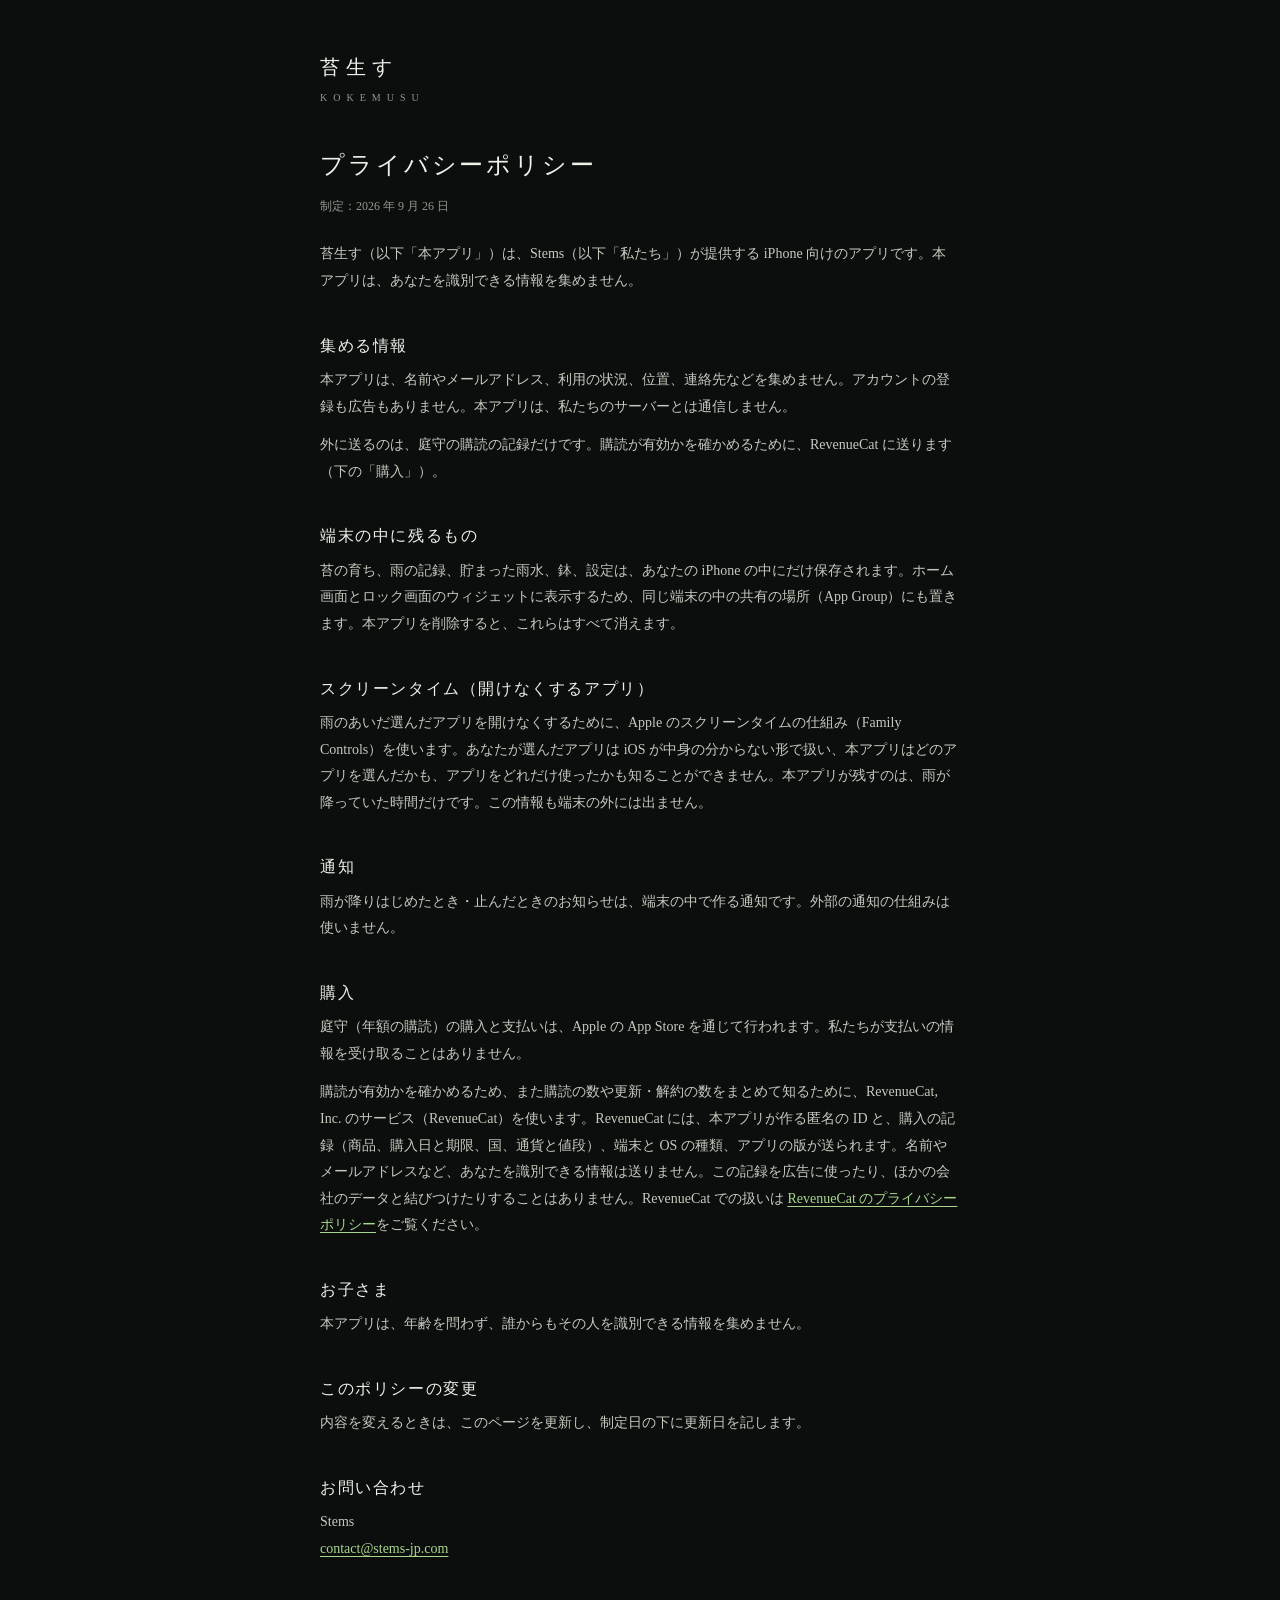
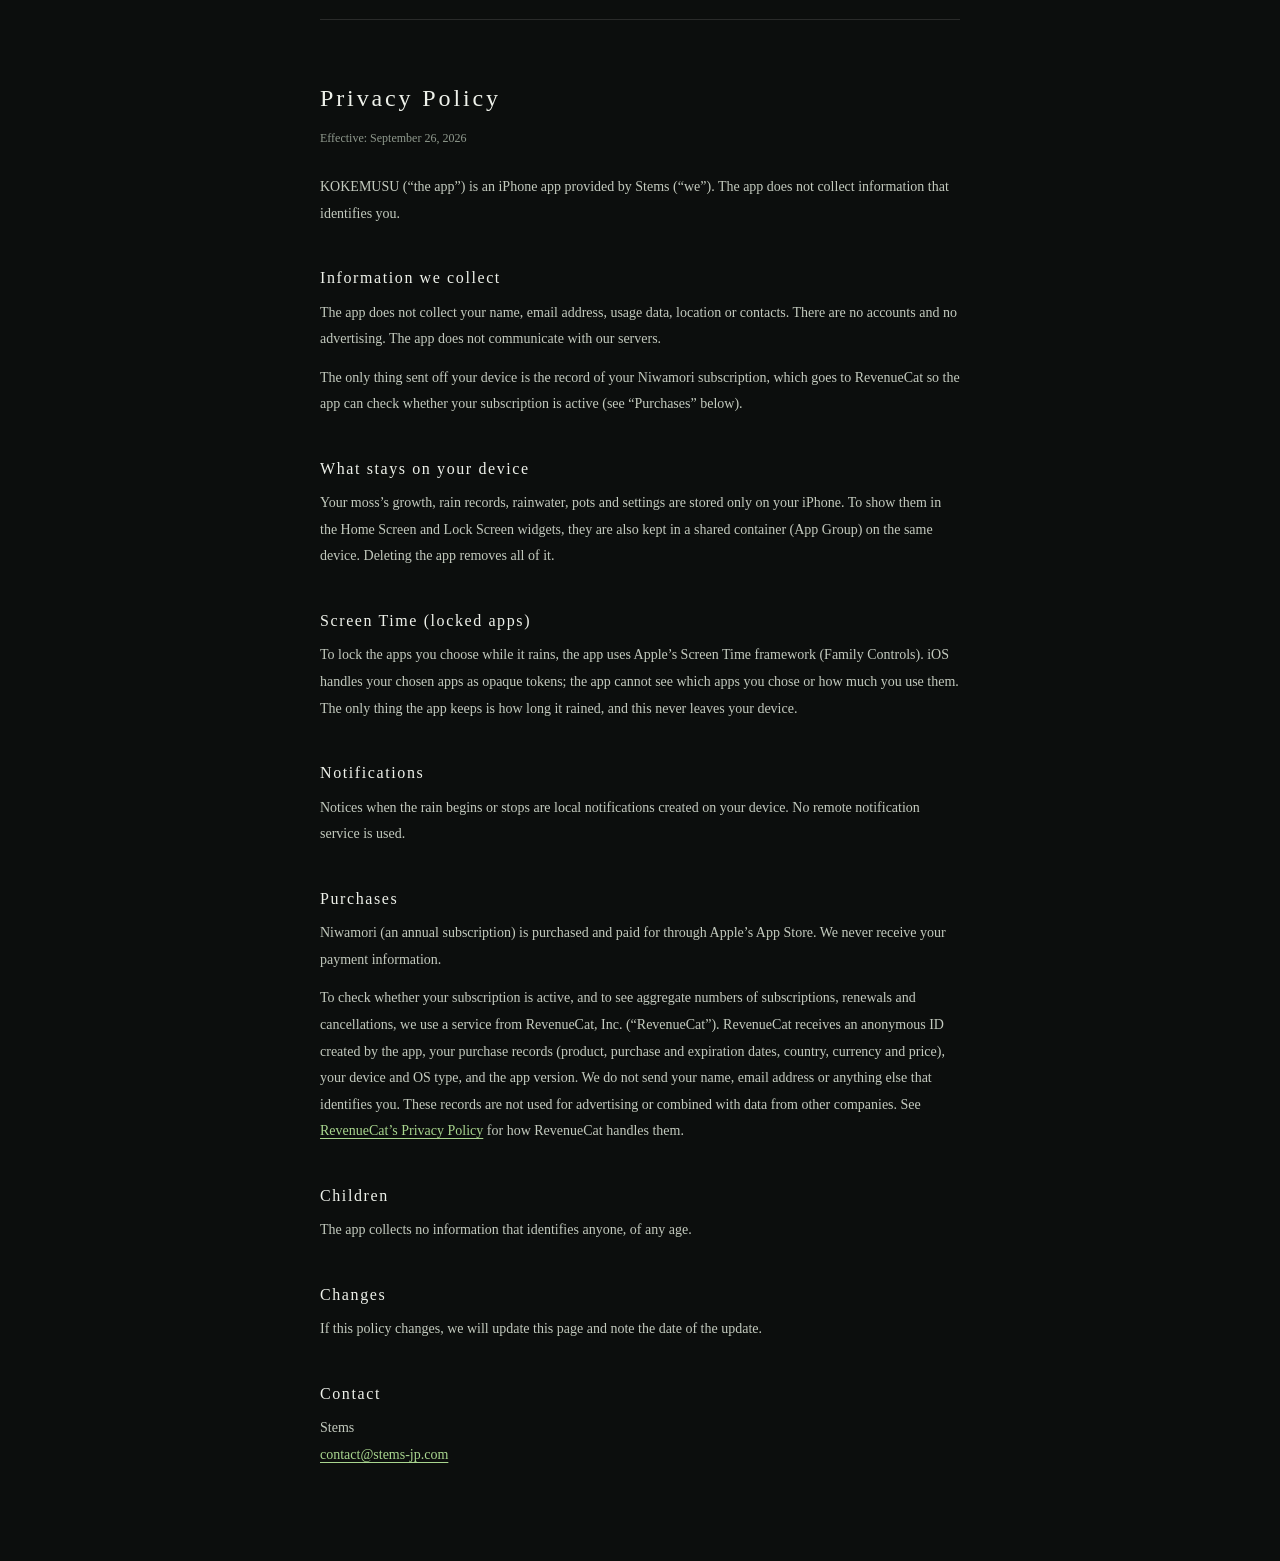
<file: privacy.html>
<!doctype html>
<html lang="ja">
<head>
<meta charset="utf-8">
<meta name="viewport" content="width=device-width, initial-scale=1">
<title>プライバシーポリシー — 苔生す KOKEMUSU</title>
<link rel="stylesheet" href="style.css">
<link rel="icon" href="favicon.png">
<link rel="apple-touch-icon" href="apple-touch-icon.png">
</head>
<body>
<main>
  <p class="brand"><a href="./">苔生す<span>KOKEMUSU</span></a></p>
  <h1>プライバシーポリシー</h1>
  <p class="date">制定：2026 年 9 月 26 日</p>

  <p>苔生す（以下「本アプリ」）は、Stems（以下「私たち」）が提供する iPhone 向けのアプリです。本アプリは、あなたを識別できる情報を集めません。</p>

  <h2>集める情報</h2>
  <p>本アプリは、名前やメールアドレス、利用の状況、位置、連絡先などを集めません。アカウントの登録も広告もありません。本アプリは、私たちのサーバーとは通信しません。</p>
  <p>外に送るのは、庭守の購読の記録だけです。購読が有効かを確かめるために、RevenueCat に送ります（下の「購入」）。</p>

  <h2>端末の中に残るもの</h2>
  <p>苔の育ち、雨の記録、貯まった雨水、鉢、設定は、あなたの iPhone の中にだけ保存されます。ホーム画面とロック画面のウィジェットに表示するため、同じ端末の中の共有の場所（App Group）にも置きます。本アプリを削除すると、これらはすべて消えます。</p>

  <h2>スクリーンタイム（開けなくするアプリ）</h2>
  <p>雨のあいだ選んだアプリを開けなくするために、Apple のスクリーンタイムの仕組み（Family Controls）を使います。あなたが選んだアプリは iOS が中身の分からない形で扱い、本アプリはどのアプリを選んだかも、アプリをどれだけ使ったかも知ることができません。本アプリが残すのは、雨が降っていた時間だけです。この情報も端末の外には出ません。</p>

  <h2>通知</h2>
  <p>雨が降りはじめたとき・止んだときのお知らせは、端末の中で作る通知です。外部の通知の仕組みは使いません。</p>

  <h2>購入</h2>
  <p>庭守（年額の購読）の購入と支払いは、Apple の App Store を通じて行われます。私たちが支払いの情報を受け取ることはありません。</p>
  <p>購読が有効かを確かめるため、また購読の数や更新・解約の数をまとめて知るために、RevenueCat, Inc. のサービス（RevenueCat）を使います。RevenueCat には、本アプリが作る匿名の ID と、購入の記録（商品、購入日と期限、国、通貨と値段）、端末と OS の種類、アプリの版が送られます。名前やメールアドレスなど、あなたを識別できる情報は送りません。この記録を広告に使ったり、ほかの会社のデータと結びつけたりすることはありません。RevenueCat での扱いは <a href="https://www.revenuecat.com/privacy">RevenueCat のプライバシーポリシー</a>をご覧ください。</p>

  <h2>お子さま</h2>
  <p>本アプリは、年齢を問わず、誰からもその人を識別できる情報を集めません。</p>

  <h2>このポリシーの変更</h2>
  <p>内容を変えるときは、このページを更新し、制定日の下に更新日を記します。</p>

  <h2>お問い合わせ</h2>
  <p>Stems<br><a href="mailto:contact@stems-jp.com">contact@stems-jp.com</a></p>

  <hr>

  <h1 lang="en">Privacy Policy</h1>
  <div lang="en">
    <p class="date">Effective: September 26, 2026</p>
    <p>KOKEMUSU (“the app”) is an iPhone app provided by Stems (“we”). The app does not collect information that identifies you.</p>
    <h2>Information we collect</h2>
    <p>The app does not collect your name, email address, usage data, location or contacts. There are no accounts and no advertising. The app does not communicate with our servers.</p>
    <p>The only thing sent off your device is the record of your Niwamori subscription, which goes to RevenueCat so the app can check whether your subscription is active (see “Purchases” below).</p>
    <h2>What stays on your device</h2>
    <p>Your moss’s growth, rain records, rainwater, pots and settings are stored only on your iPhone. To show them in the Home Screen and Lock Screen widgets, they are also kept in a shared container (App Group) on the same device. Deleting the app removes all of it.</p>
    <h2>Screen Time (locked apps)</h2>
    <p>To lock the apps you choose while it rains, the app uses Apple’s Screen Time framework (Family Controls). iOS handles your chosen apps as opaque tokens; the app cannot see which apps you chose or how much you use them. The only thing the app keeps is how long it rained, and this never leaves your device.</p>
    <h2>Notifications</h2>
    <p>Notices when the rain begins or stops are local notifications created on your device. No remote notification service is used.</p>
    <h2>Purchases</h2>
    <p>Niwamori (an annual subscription) is purchased and paid for through Apple’s App Store. We never receive your payment information.</p>
    <p>To check whether your subscription is active, and to see aggregate numbers of subscriptions, renewals and cancellations, we use a service from RevenueCat, Inc. (“RevenueCat”). RevenueCat receives an anonymous ID created by the app, your purchase records (product, purchase and expiration dates, country, currency and price), your device and OS type, and the app version. We do not send your name, email address or anything else that identifies you. These records are not used for advertising or combined with data from other companies. See <a href="https://www.revenuecat.com/privacy">RevenueCat’s Privacy Policy</a> for how RevenueCat handles them.</p>
    <h2>Children</h2>
    <p>The app collects no information that identifies anyone, of any age.</p>
    <h2>Changes</h2>
    <p>If this policy changes, we will update this page and note the date of the update.</p>
    <h2>Contact</h2>
    <p>Stems<br><a href="mailto:contact@stems-jp.com">contact@stems-jp.com</a></p>
  </div>
</main>
</body>
</html>
</file>
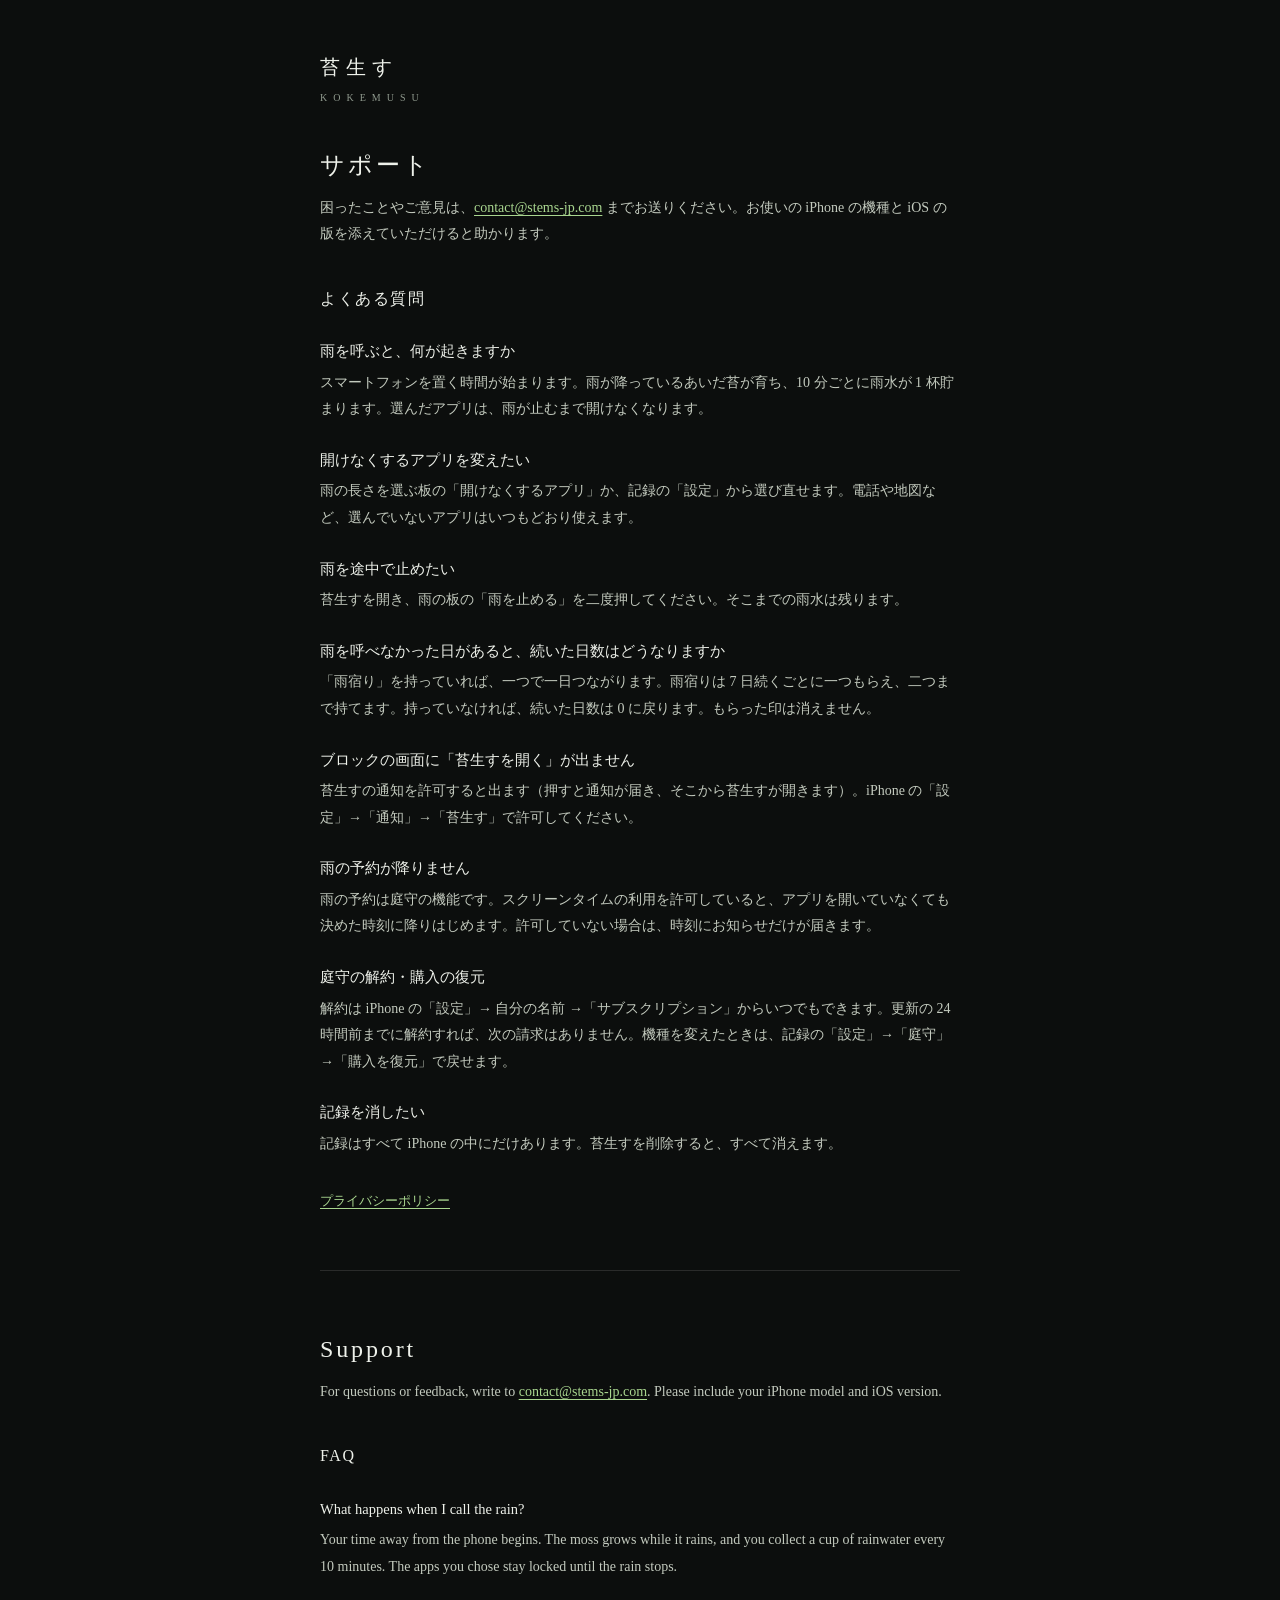
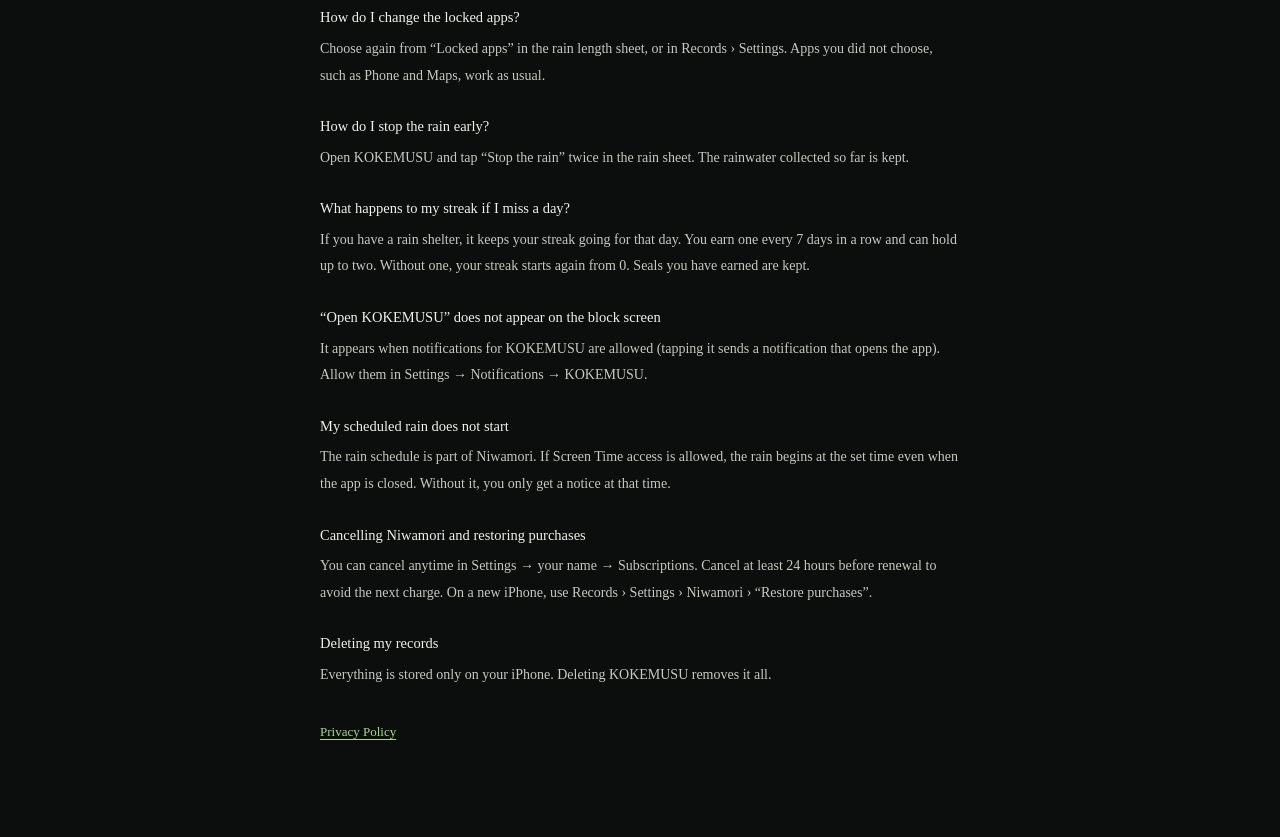
<file: support.html>
<!doctype html>
<html lang="ja">
<head>
<meta charset="utf-8">
<meta name="viewport" content="width=device-width, initial-scale=1">
<title>サポート — 苔生す KOKEMUSU</title>
<link rel="stylesheet" href="style.css">
<link rel="icon" href="favicon.png">
<link rel="apple-touch-icon" href="apple-touch-icon.png">
</head>
<body>
<main>
  <p class="brand"><a href="./">苔生す<span>KOKEMUSU</span></a></p>
  <h1>サポート</h1>
  <p>困ったことやご意見は、<a href="mailto:contact@stems-jp.com">contact@stems-jp.com</a> までお送りください。お使いの iPhone の機種と iOS の版を添えていただけると助かります。</p>

  <h2>よくある質問</h2>

  <h3>雨を呼ぶと、何が起きますか</h3>
  <p>スマートフォンを置く時間が始まります。雨が降っているあいだ苔が育ち、10 分ごとに雨水が 1 杯貯まります。選んだアプリは、雨が止むまで開けなくなります。</p>

  <h3>開けなくするアプリを変えたい</h3>
  <p>雨の長さを選ぶ板の「開けなくするアプリ」か、記録の「設定」から選び直せます。電話や地図など、選んでいないアプリはいつもどおり使えます。</p>

  <h3>雨を途中で止めたい</h3>
  <p>苔生すを開き、雨の板の「雨を止める」を二度押してください。そこまでの雨水は残ります。</p>

  <h3>雨を呼べなかった日があると、続いた日数はどうなりますか</h3>
  <p>「雨宿り」を持っていれば、一つで一日つながります。雨宿りは 7 日続くごとに一つもらえ、二つまで持てます。持っていなければ、続いた日数は 0 に戻ります。もらった印は消えません。</p>

  <h3>ブロックの画面に「苔生すを開く」が出ません</h3>
  <p>苔生すの通知を許可すると出ます（押すと通知が届き、そこから苔生すが開きます）。iPhone の「設定」→「通知」→「苔生す」で許可してください。</p>

  <h3>雨の予約が降りません</h3>
  <p>雨の予約は庭守の機能です。スクリーンタイムの利用を許可していると、アプリを開いていなくても決めた時刻に降りはじめます。許可していない場合は、時刻にお知らせだけが届きます。</p>

  <h3>庭守の解約・購入の復元</h3>
  <p>解約は iPhone の「設定」→ 自分の名前 →「サブスクリプション」からいつでもできます。更新の 24 時間前までに解約すれば、次の請求はありません。機種を変えたときは、記録の「設定」→「庭守」→「購入を復元」で戻せます。</p>

  <h3>記録を消したい</h3>
  <p>記録はすべて iPhone の中にだけあります。苔生すを削除すると、すべて消えます。</p>

  <p class="links"><a href="privacy.html">プライバシーポリシー</a></p>

  <hr>

  <div lang="en">
    <h1>Support</h1>
    <p>For questions or feedback, write to <a href="mailto:contact@stems-jp.com">contact@stems-jp.com</a>. Please include your iPhone model and iOS version.</p>
    <h2>FAQ</h2>
    <h3>What happens when I call the rain?</h3>
    <p>Your time away from the phone begins. The moss grows while it rains, and you collect a cup of rainwater every 10 minutes. The apps you chose stay locked until the rain stops.</p>
    <h3>How do I change the locked apps?</h3>
    <p>Choose again from “Locked apps” in the rain length sheet, or in Records › Settings. Apps you did not choose, such as Phone and Maps, work as usual.</p>
    <h3>How do I stop the rain early?</h3>
    <p>Open KOKEMUSU and tap “Stop the rain” twice in the rain sheet. The rainwater collected so far is kept.</p>
    <h3>What happens to my streak if I miss a day?</h3>
    <p>If you have a rain shelter, it keeps your streak going for that day. You earn one every 7 days in a row and can hold up to two. Without one, your streak starts again from 0. Seals you have earned are kept.</p>
    <h3>“Open KOKEMUSU” does not appear on the block screen</h3>
    <p>It appears when notifications for KOKEMUSU are allowed (tapping it sends a notification that opens the app). Allow them in Settings → Notifications → KOKEMUSU.</p>
    <h3>My scheduled rain does not start</h3>
    <p>The rain schedule is part of Niwamori. If Screen Time access is allowed, the rain begins at the set time even when the app is closed. Without it, you only get a notice at that time.</p>
    <h3>Cancelling Niwamori and restoring purchases</h3>
    <p>You can cancel anytime in Settings → your name → Subscriptions. Cancel at least 24 hours before renewal to avoid the next charge. On a new iPhone, use Records › Settings › Niwamori › “Restore purchases”.</p>
    <h3>Deleting my records</h3>
    <p>Everything is stored only on your iPhone. Deleting KOKEMUSU removes it all.</p>
    <p class="links"><a href="privacy.html">Privacy Policy</a></p>
  </div>
</main>
</body>
</html>
</file>
<file: style.css>
:root { --bg: #0c0e0d; --ink: #eef1ea; --dim: #c3cabe; --faint: #8f998d; --moss: #a9d68f; --line: rgba(255, 255, 255, .12); }
* { box-sizing: border-box; }
body { margin: 0; background: var(--bg); color: var(--dim); font-family: "Hiragino Mincho ProN", "Yu Mincho", "Noto Serif JP", serif; line-height: 1.9; }
main { max-width: 680px; margin: 0 auto; padding: 48px 20px 80px; }
.brand { margin: 0 0 36px; font-size: 20px; letter-spacing: .3em; }
.brand a { color: var(--ink); text-decoration: none; }
.brand span { display: block; margin-top: 2px; font-size: 10px; letter-spacing: .6em; color: var(--faint); }
h1 { margin: 0 0 6px; font-size: 24px; font-weight: 400; letter-spacing: .12em; color: var(--ink); }
h2 { margin: 36px 0 6px; font-size: 16px; font-weight: 400; letter-spacing: .1em; color: var(--ink); }
h3 { margin: 24px 0 4px; font-size: 14.5px; font-weight: 400; color: var(--ink); }
p { margin: 0 0 12px; font-size: 14px; }
.date { font-size: 12px; color: var(--faint); margin-bottom: 24px; }
a { color: var(--moss); text-underline-offset: 3px; }
hr { margin: 56px 0; border: 0; border-top: 1px solid var(--line); }
.links { margin-top: 32px; font-size: 13px; }
.mark { display: block; width: 88px; height: 88px; margin: 0 0 28px; border-radius: 20px; }
</file>
